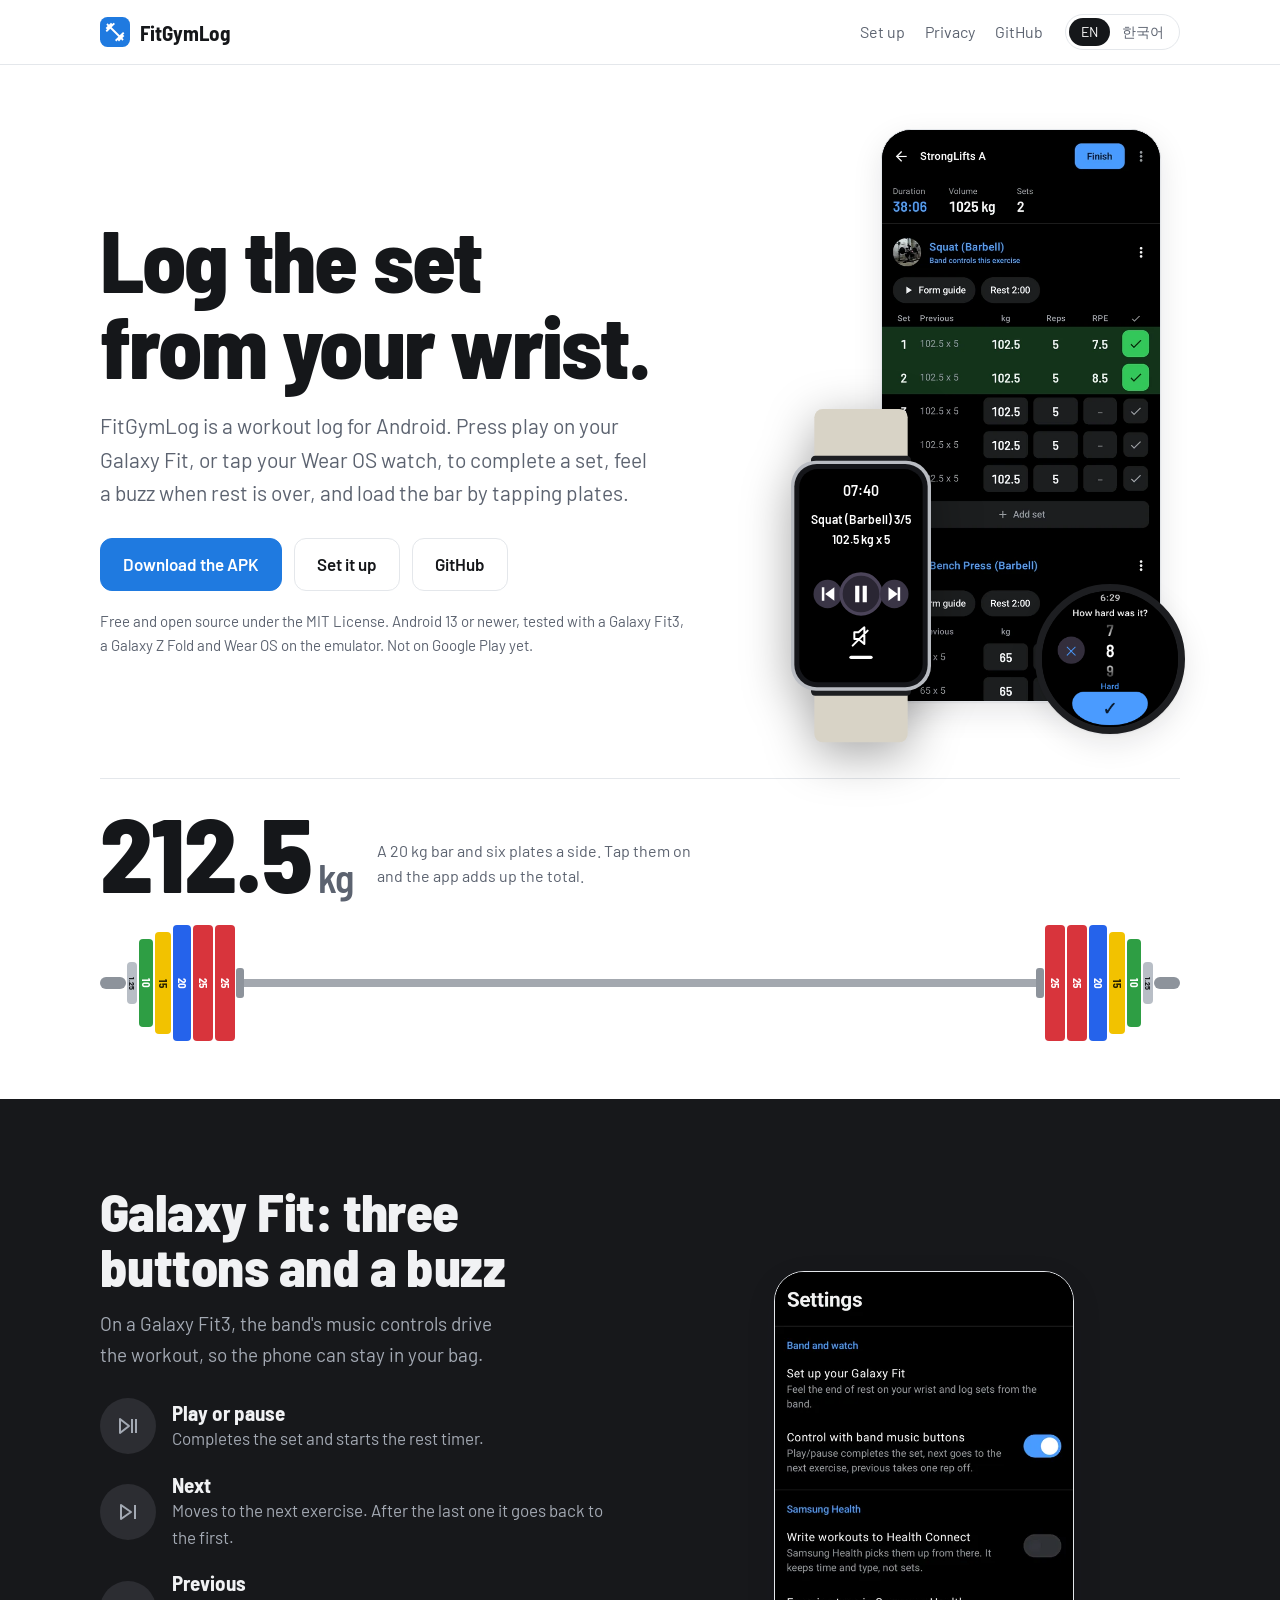
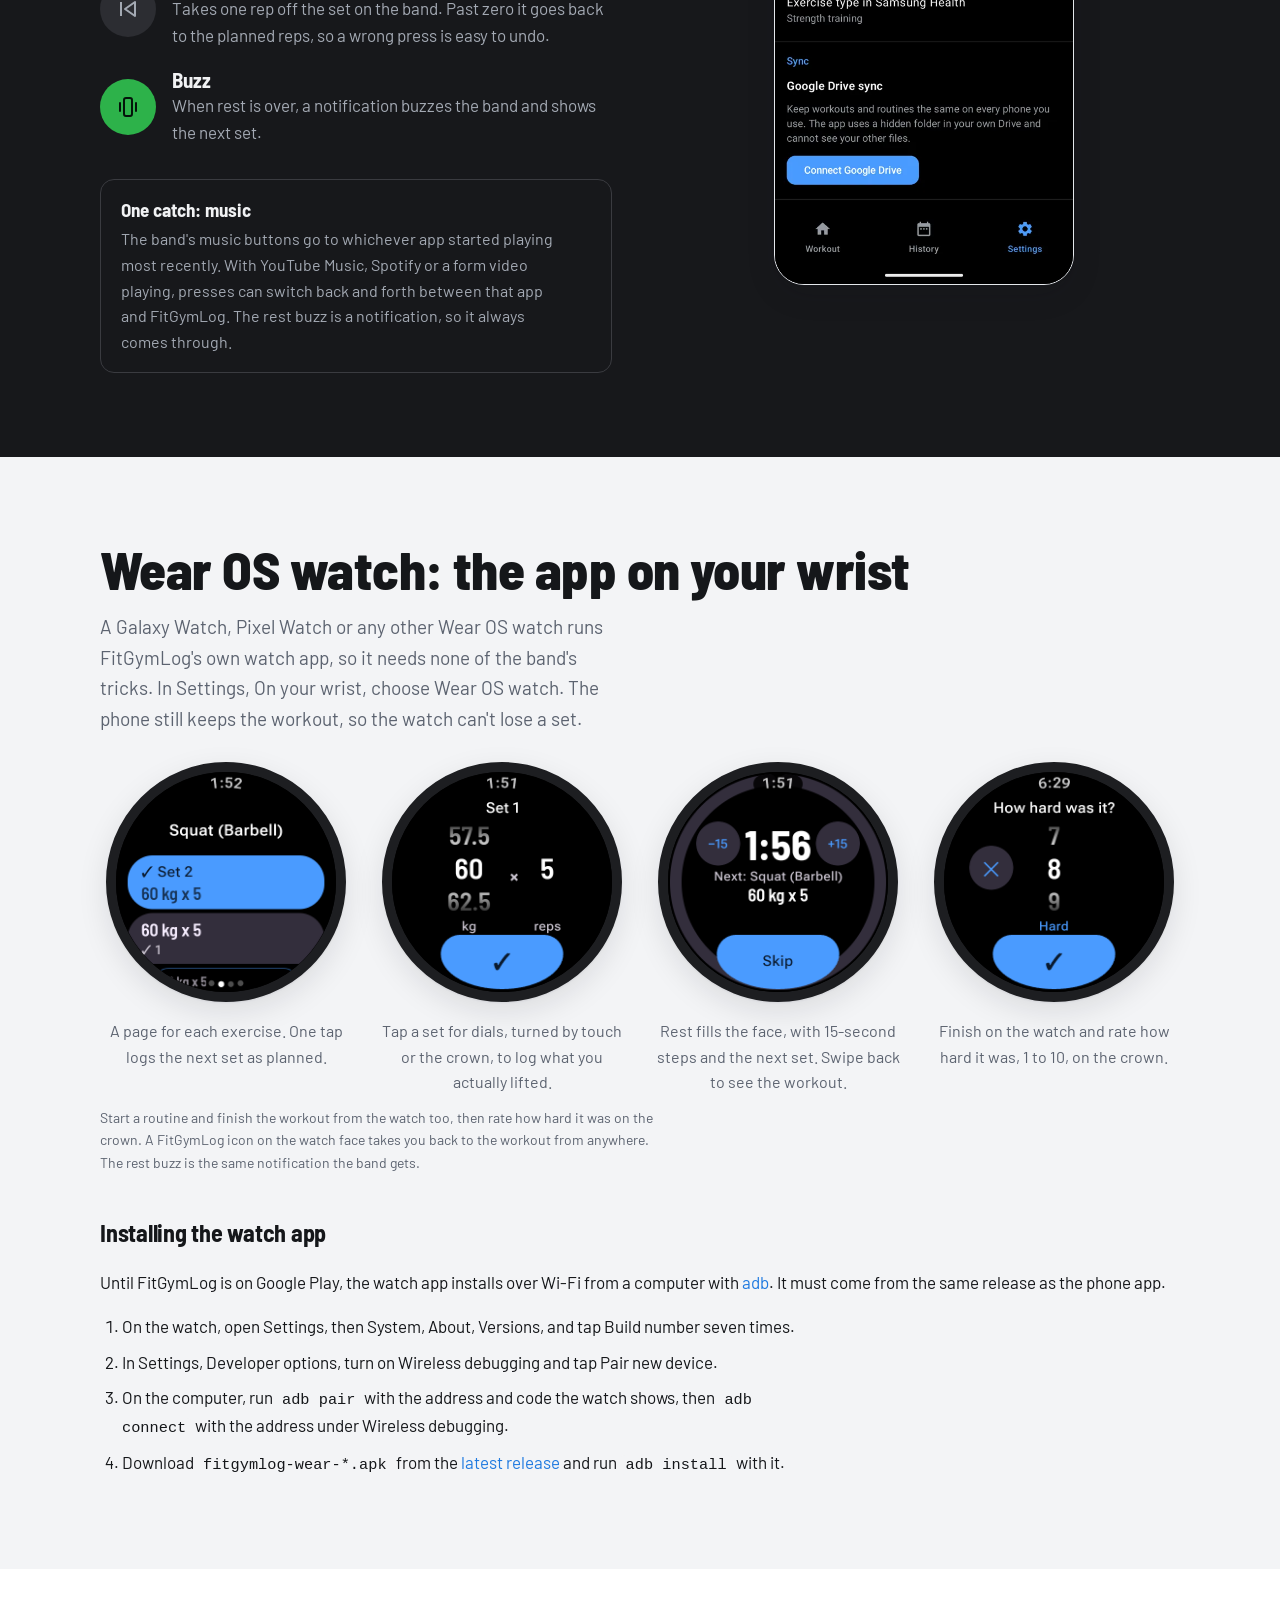
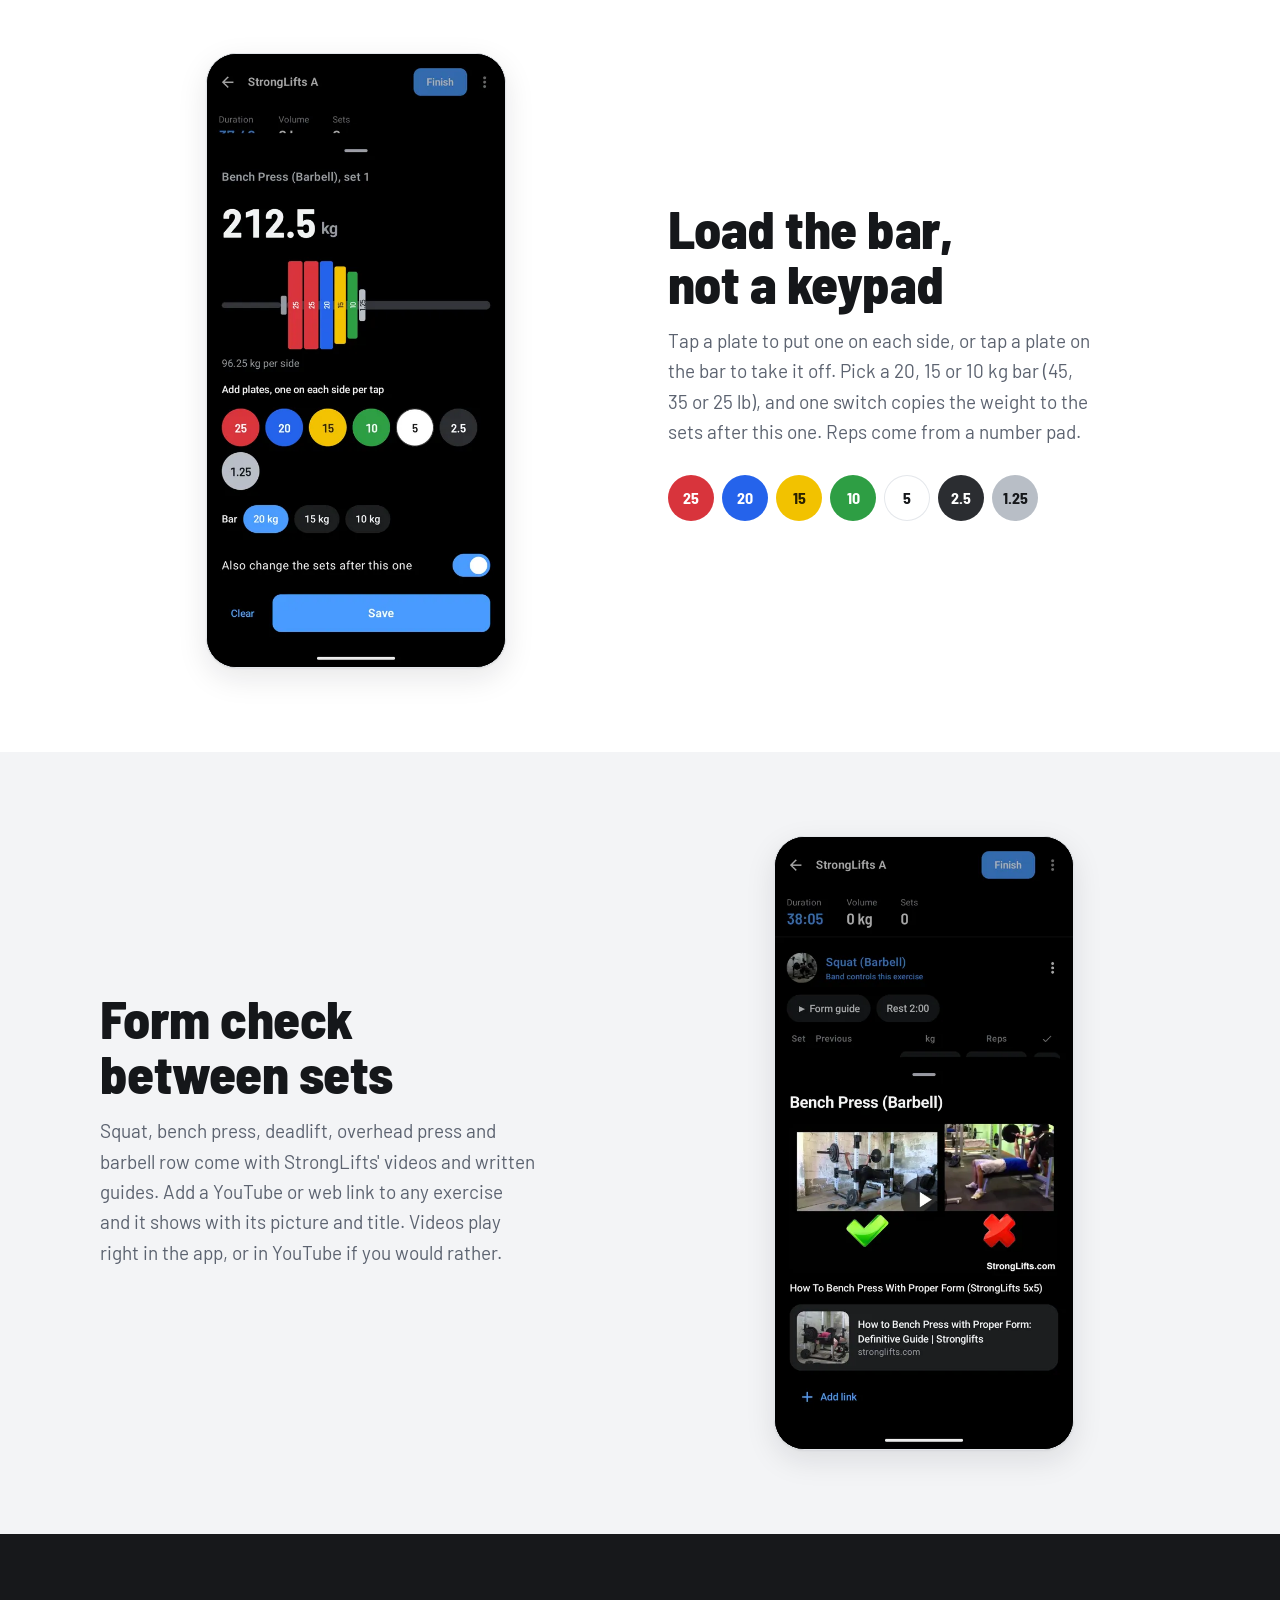
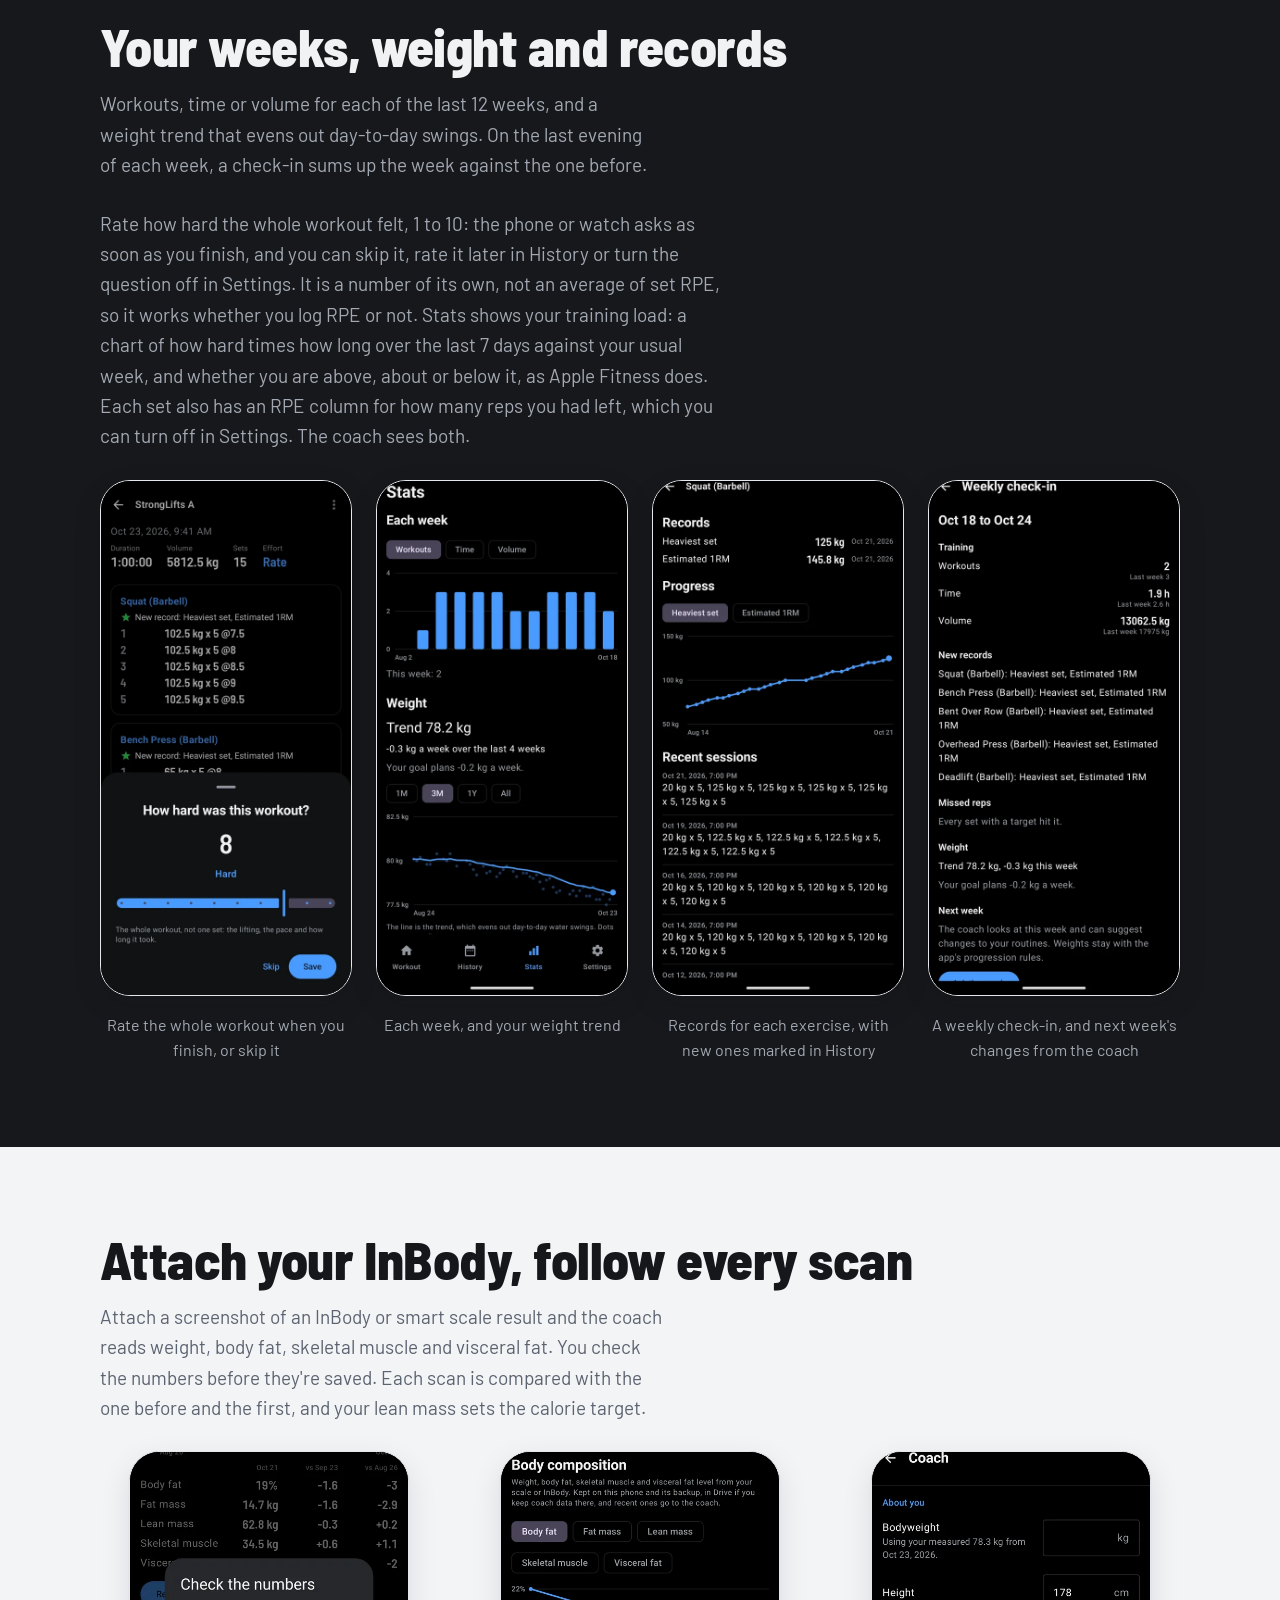
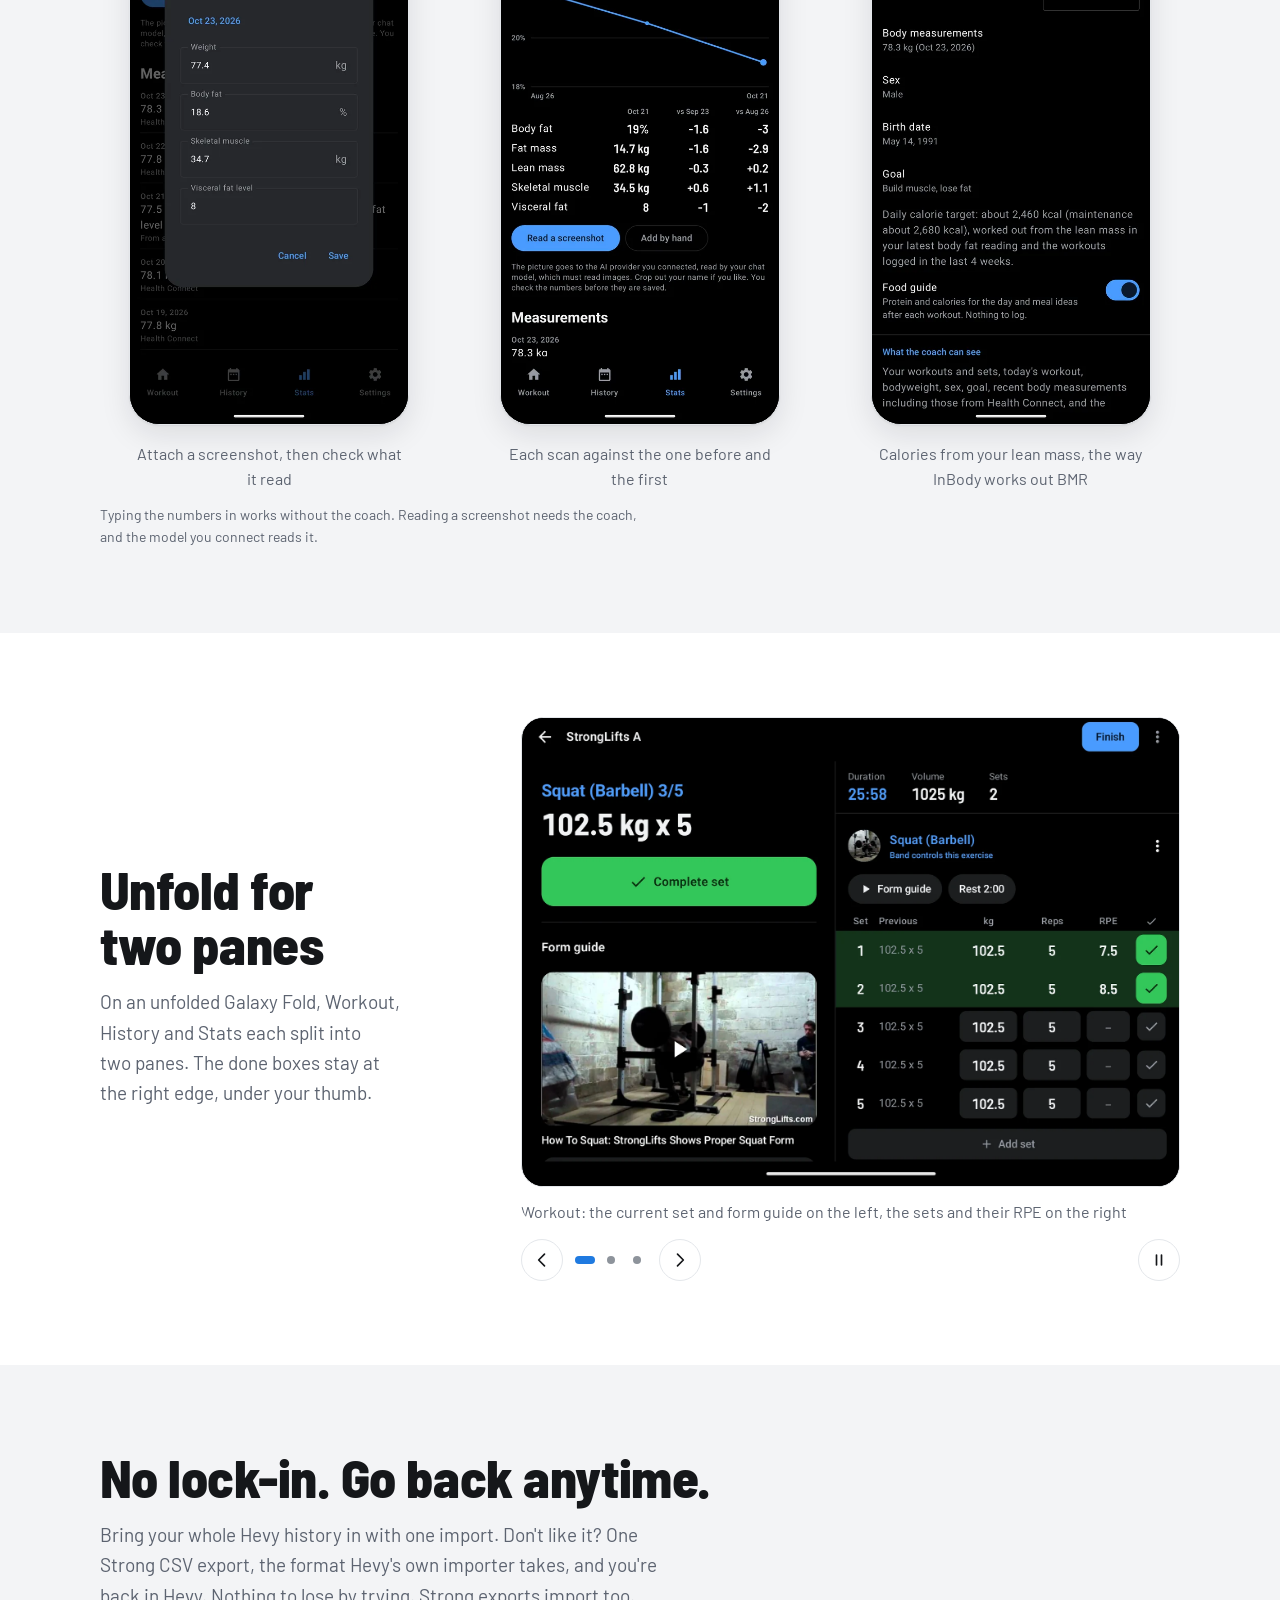
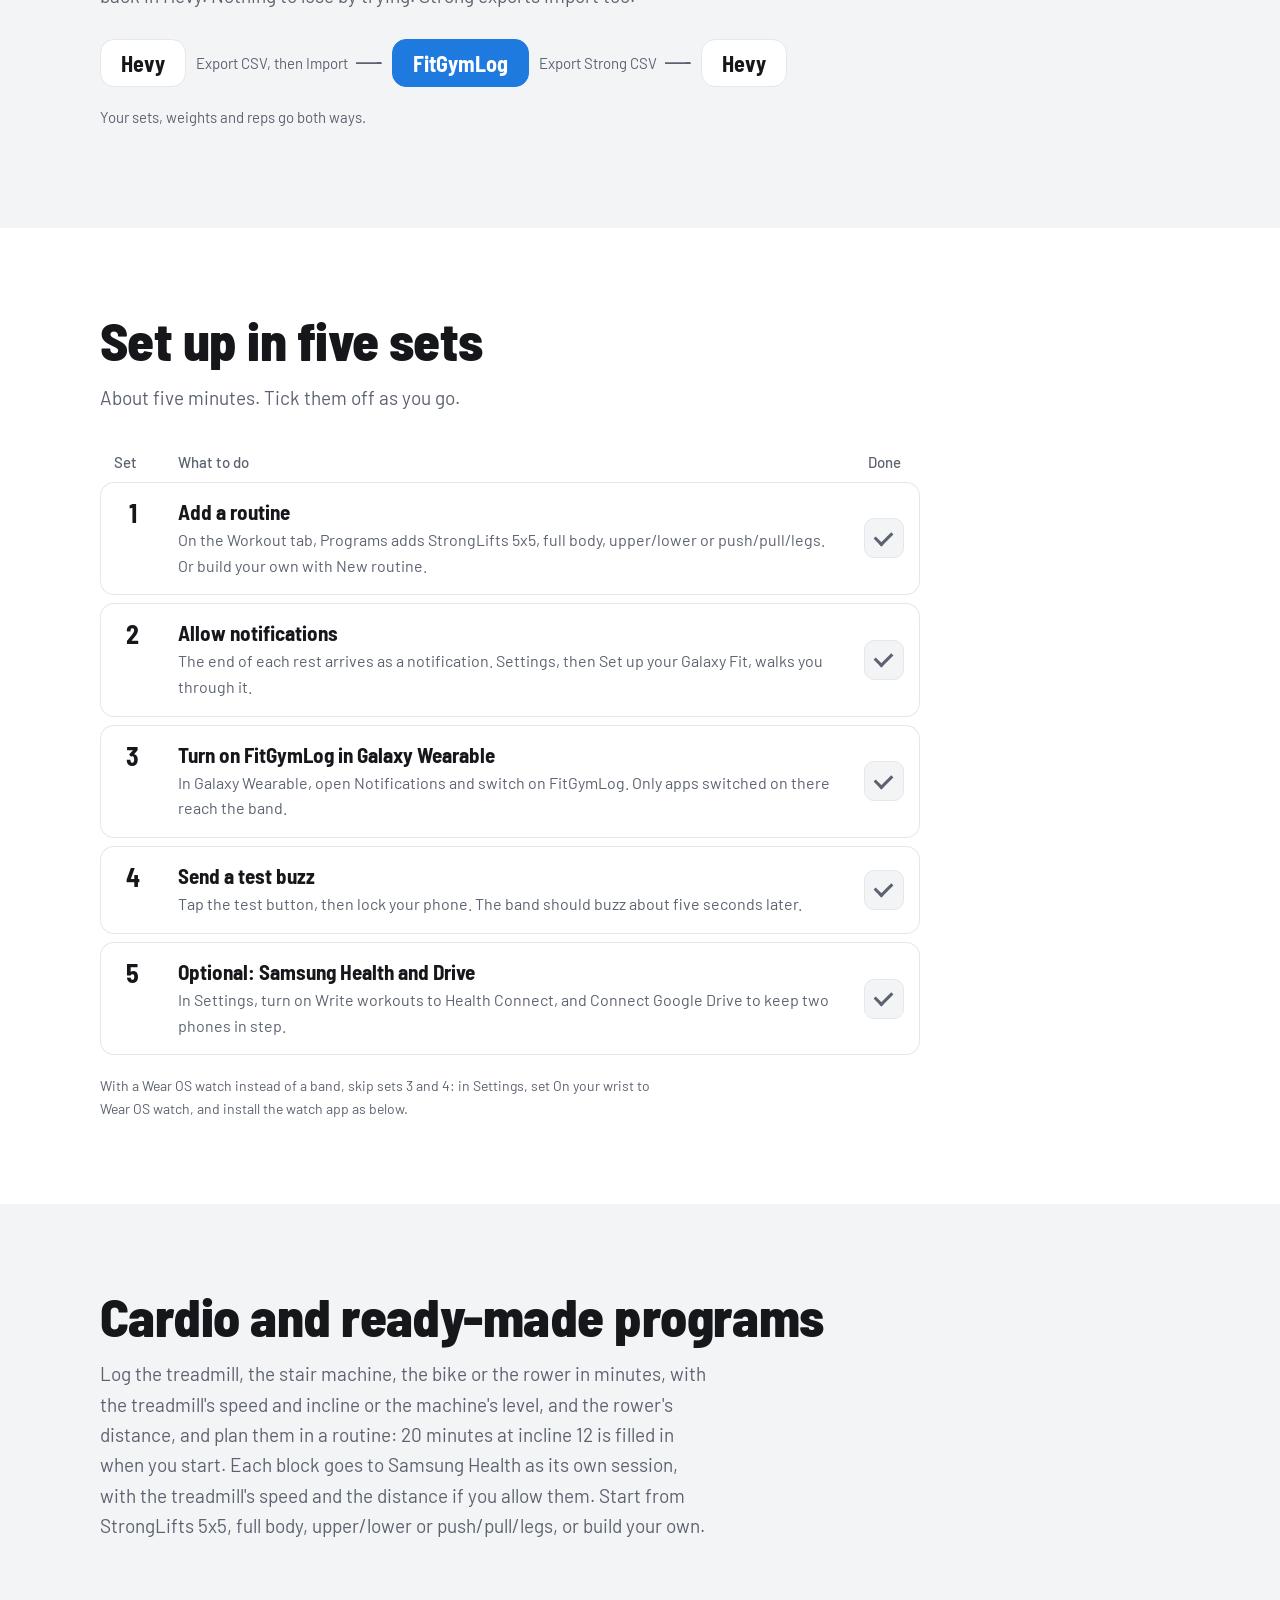
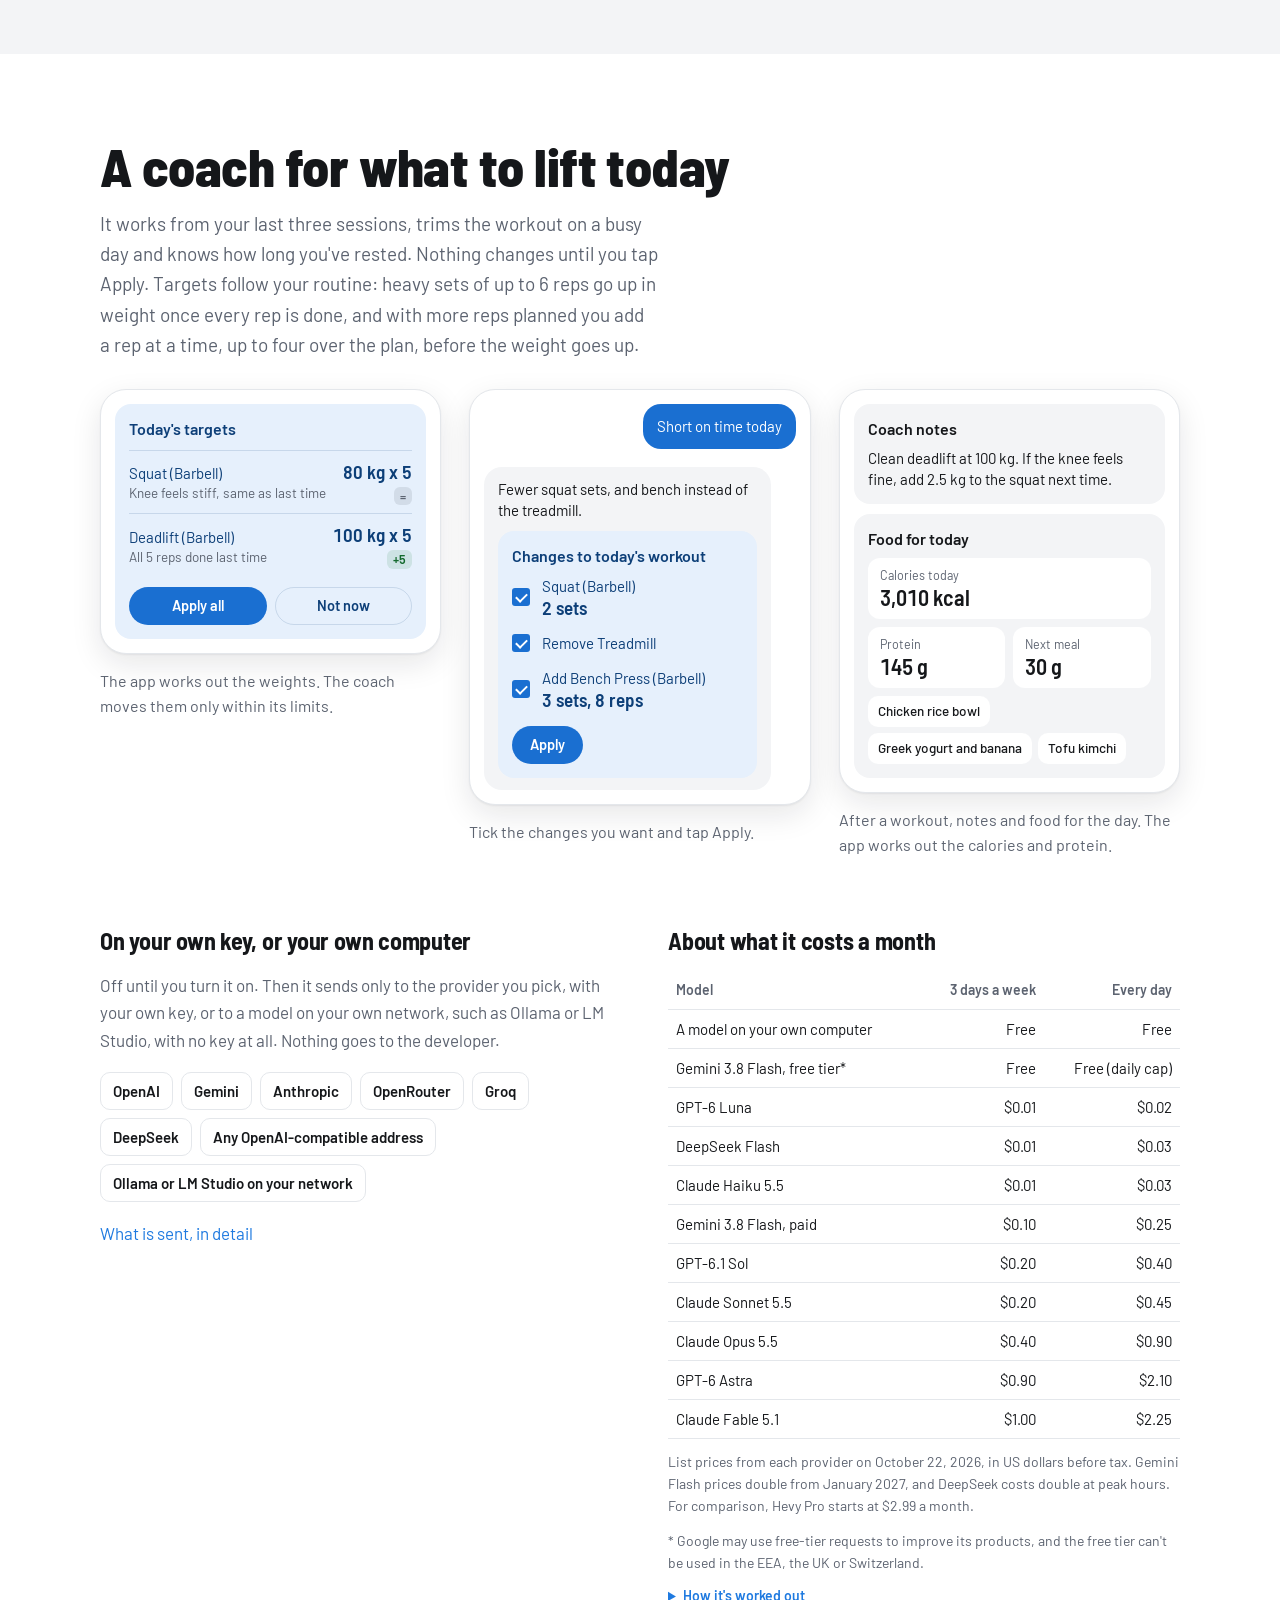
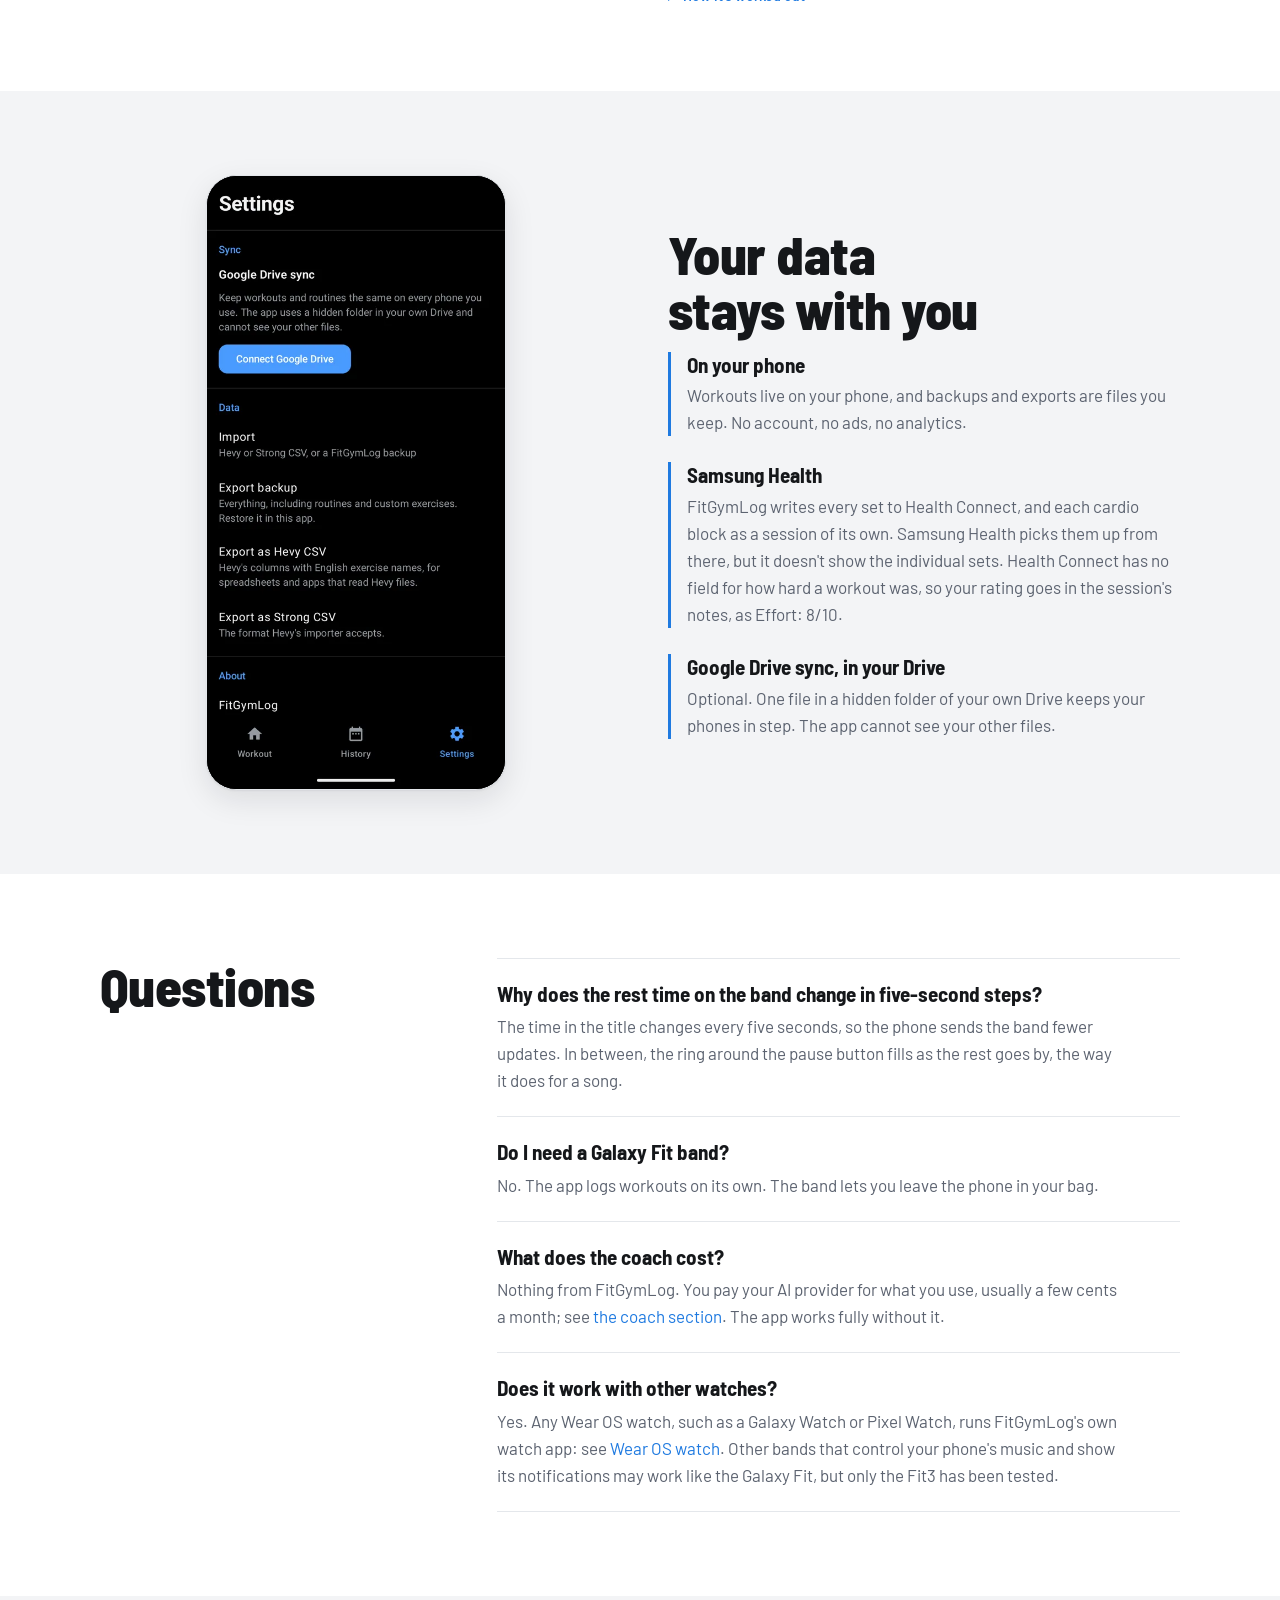
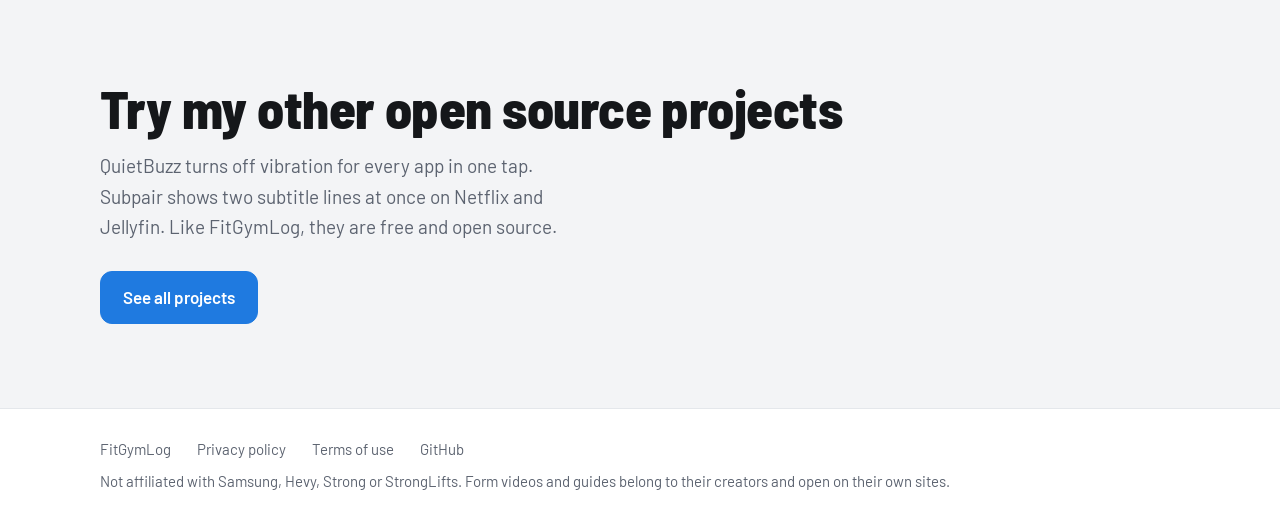
<file: index.html>
<!doctype html>
<html lang="en">
<head>
  <meta charset="utf-8">
  <meta name="viewport" content="width=device-width, initial-scale=1">
  <meta name="color-scheme" content="light dark">
  <title>FitGymLog: a workout log you run from a Galaxy Fit or Wear OS watch</title>
  <meta name="description" content="A workout log for Android. Complete sets with your Galaxy Fit's music buttons or a Wear OS watch, feel a buzz when rest is over, and load the bar by tapping plates.">
  <meta property="og:title" content="FitGymLog">
  <meta property="og:description" content="A workout log for Android that you run from a Galaxy Fit band or a Wear OS watch.">
  <meta property="og:image" content="https://wonjoonseol.github.io/fitgymlog/images/og-en.jpg">
  <meta property="og:image:width" content="1200">
  <meta property="og:image:height" content="630">
  <meta name="twitter:card" content="summary_large_image">
  <link rel="alternate" hreflang="ko" href="https://wonjoonseol.github.io/fitgymlog/ko/">
  <link rel="icon" href="assets/icon.svg">
  <link rel="preconnect" href="https://fonts.googleapis.com">
  <link rel="preconnect" href="https://fonts.gstatic.com" crossorigin>
  <link rel="stylesheet" href="https://fonts.googleapis.com/css2?family=Barlow:wght@400;500;600&family=Barlow+Semi+Condensed:wght@600;700;800&display=swap">
  <link rel="stylesheet" href="assets/style.css">
  <script data-goatcounter="https://fitgymlog.goatcounter.com/count" async src="//gc.zgo.at/count.js"></script>
</head>
<body>
  <header class="site-header">
    <div class="wrap header-row">
      <a class="brand" href="./"><img src="assets/icon.svg" alt="" width="30" height="30">FitGymLog</a>
      <nav class="site-nav">
        <a href="#setup">Set up</a>
        <a href="privacy.html">Privacy</a>
        <a href="https://github.com/wonjoonSeol/fitgymlog">GitHub</a>
      </nav>
      <nav class="languages" aria-label="Language">
        <a href="./" lang="en" aria-current="true">EN</a>
        <a href="ko/" lang="ko">한국어</a>
      </nav>
    </div>
  </header>

  <main>
    <section class="hero">
      <div class="wrap hero-grid">
        <div>
          <h1>Log the set from your wrist.</h1>
          <p class="lead">FitGymLog is a workout log for Android. Press play on your Galaxy Fit, or tap your Wear OS watch, to
            complete a set, feel a buzz when rest is over, and load the bar by tapping plates.</p>
          <div class="buttons">
            <a class="button primary" href="https://github.com/wonjoonSeol/fitgymlog/releases/latest">Download the APK</a>
            <a class="button" href="#setup">Set it up</a>
            <a class="button" href="https://github.com/wonjoonSeol/fitgymlog">GitHub</a>
          </div>
          <p class="fine">Free and open source under the MIT License. Android 13 or newer, tested with a Galaxy Fit3, a Galaxy Z Fold and Wear OS on the emulator. Not on Google Play yet.</p>
        </div>
        <div class="stack">
          <div class="phone"><img src="images/workout-en.webp" width="540" height="1110" alt="A workout in progress: two squat sets of 102.5 kg for 5 done at RPE 7.5 and 8.5, three more to go"></div>
          <svg class="fit3" viewBox="0 0 240 400" role="img" aria-label="Illustration of a Galaxy Fit3 showing the current set in its music controls">
            <defs><clipPath id="fit3-screen-en"><rect x="54" y="70" width="132" height="260"/></clipPath></defs>
            <path class="wave" d="M22 160q-10 40 0 80"/><path class="wave far" d="M9 145q-14 55 0 110"/>
            <path class="wave" d="M218 160q10 40 0 80"/><path class="wave far" d="M231 145q14 55 0 110"/>
            <rect class="strap" x="64" y="0" width="112" height="72" rx="10"/><rect class="strap" x="64" y="328" width="112" height="72" rx="10"/>
            <rect class="lug" x="60" y="56" width="120" height="16" rx="5"/><rect class="lug" x="60" y="328" width="120" height="16" rx="5"/>
            <rect class="frame" x="36" y="62" width="168" height="276" rx="30"/><rect class="bezel" x="40" y="66" width="160" height="268" rx="27"/>
            <rect class="screen" x="46" y="72" width="148" height="256" rx="22"/>
            <text class="clock" x="120" y="104" text-anchor="middle">07:40</text>
            <g clip-path="url(#fit3-screen-en)"><text class="title" x="120" y="138" text-anchor="middle">Squat (Barbell) 3/5</text></g>
            <text class="sub" x="120" y="162" text-anchor="middle">102.5 kg x 5</text>
            <circle class="btn" cx="80" cy="222" r="17"/><circle class="btn ring" cx="120" cy="222" r="24"/><circle class="btn" cx="160" cy="222" r="17"/>
            <path class="glyph" d="M73 214h3v16h-3zM88 214v16l-11-8z"/>
            <path class="glyph" d="M113 212h5v20h-5zM122 212h5v20h-5z"/>
            <path class="glyph" d="M153 214l11 8-11 8zM164 214h3v16h-3z"/>
            <path class="mute" d="M112 268h5l7-6v20l-7-6h-5zM128 266l-18 18"/>
            <rect class="handle" x="106" y="296" width="28" height="4" rx="2"/>
          </svg>
          <div class="watch hero-watch"><img src="images/watch-effort-en.png" width="454" height="454" alt="A Wear OS watch asking how hard the workout was, its dial on 8, Hard, with a check to save and a cross to skip"></div>
        </div>
      </div>
    </section>

    <section class="loaded" aria-label="Plate loading example">
      <div class="wrap">
        <div class="loaded-row">
          <p class="total num">212.5<small>kg</small></p>
          <p class="total-note">A 20 kg bar and six plates a side. Tap them on and the app adds up the total.</p>
        </div>
        <div class="barbell" aria-hidden="true">
          <span class="sleeve"></span>
          <span class="plate p1">1.25</span><span class="plate p10">10</span><span class="plate p15">15</span><span class="plate p20">20</span><span class="plate p25">25</span><span class="plate p25">25</span>
          <span class="collar"></span><span class="shaft"></span><span class="collar"></span>
          <span class="plate p25">25</span><span class="plate p25">25</span><span class="plate p20">20</span><span class="plate p15">15</span><span class="plate p10">10</span><span class="plate p1">1.25</span>
          <span class="sleeve"></span>
        </div>
      </div>
    </section>

    <section class="block band">
      <div class="wrap split">
        <div>
          <h2>Galaxy Fit: three buttons and a buzz</h2>
          <p class="lead">On a Galaxy Fit3, the band's music controls drive the workout, so the phone can stay in your bag.</p>
          <ul class="buttons-map">
            <li><span class="key"><svg viewBox="0 0 24 24" fill="none" stroke="currentColor" stroke-width="2" stroke-linejoin="round"><path d="M4 5l9 7-9 7z"/><path d="M16 5v14M20 5v14"/></svg></span>
              <div><strong>Play or pause</strong><span>Completes the set and starts the rest timer.</span></div></li>
            <li><span class="key"><svg viewBox="0 0 24 24" fill="none" stroke="currentColor" stroke-width="2" stroke-linejoin="round"><path d="M5 5l10 7-10 7z"/><path d="M19 5v14"/></svg></span>
              <div><strong>Next</strong><span>Moves to the next exercise. After the last one it goes back to the first.</span></div></li>
            <li><span class="key"><svg viewBox="0 0 24 24" fill="none" stroke="currentColor" stroke-width="2" stroke-linejoin="round"><path d="M19 5L9 12l10 7z"/><path d="M5 5v14"/></svg></span>
              <div><strong>Previous</strong><span>Takes one rep off the set on the band. Past zero it goes back to the planned reps, so a wrong press is easy to undo.</span></div></li>
            <li><span class="key buzz"><svg viewBox="0 0 24 24" fill="none" stroke="currentColor" stroke-width="2" stroke-linecap="round"><rect x="8" y="3" width="8" height="18" rx="2"/><path d="M4 8v8M20 8v8"/></svg></span>
              <div><strong>Buzz</strong><span>When rest is over, a notification buzzes the band and shows the next set.</span></div></li>
          </ul>
          <div class="catch"><strong>One catch: music</strong>
            <p>The band's music buttons go to whichever app started playing most recently. With YouTube Music, Spotify or a form
              video playing, presses can switch back and forth between that app and FitGymLog. The rest buzz is a notification,
              so it always comes through.</p></div>
        </div>
        <div class="phone"><img src="images/settings-band-en.webp" width="540" height="1110" alt="Settings with the Galaxy Fit setup and the band music button switch" loading="lazy"></div>
      </div>
    </section>

    <section class="block soft" id="watch">
      <div class="wrap">
        <h2>Wear OS watch: the app on your wrist</h2>
        <p class="lead">A Galaxy Watch, Pixel Watch or any other Wear OS watch runs FitGymLog's own watch app, so it needs none of
          the band's tricks. In Settings, On your wrist, choose Wear OS watch.
          The phone still keeps the workout, so the watch can't lose a set.</p>
        <ul class="shots four">
          <li><figure><div class="watch"><img src="images/watch-exercise-en.png" width="454" height="454" alt="Squat (Barbell) on the watch: a button to log set 2 at 60 kg for 5 reps, the sets listed below it" loading="lazy"></div>
            <figcaption>A page for each exercise. One tap logs the next set as planned.</figcaption></figure></li>
          <li><figure><div class="watch"><img src="images/watch-dials-en.png" width="454" height="454" alt="Set 1 on the watch: a dial at 60 kg and a dial at 5 reps, with a check button" loading="lazy"></div>
            <figcaption>Tap a set for dials, turned by touch or the crown, to log what you actually lifted.</figcaption></figure></li>
          <li><figure><div class="watch"><img src="images/watch-rest-en.png" width="454" height="454" alt="Rest on the watch: 1:56 left inside a ring, minus 15 and plus 15 buttons either side, next squat 60 kg for 5 reps, and Skip" loading="lazy"></div>
            <figcaption>Rest fills the face, with 15-second steps and the next set. Swipe back to see the workout.</figcaption></figure></li>
          <li><figure><div class="watch"><img src="images/watch-effort-en.png" width="454" height="454" alt="After finishing on the watch: How hard was it?, a dial on 8 marked Hard, a cross to skip and a check to save" loading="lazy"></div>
            <figcaption>Finish on the watch and rate how hard it was, 1 to 10, on the crown.</figcaption></figure></li>
        </ul>
        <p class="note">Start a routine and finish the workout from the watch too, then rate how hard it was on the crown. A FitGymLog icon on the watch face takes you back
          to the workout from anywhere. The rest buzz is the same notification the band gets.</p>
        <h3>Installing the watch app</h3>
        <p>Until FitGymLog is on Google Play, the watch app installs over Wi-Fi from a computer with
          <a href="https://developer.android.com/tools/releases/platform-tools">adb</a>. It must come from the same release as the phone app.</p>
        <ol class="steps">
          <li>On the watch, open Settings, then System, About, Versions, and tap Build number seven times.</li>
          <li>In Settings, Developer options, turn on Wireless debugging and tap Pair new device.</li>
          <li>On the computer, run <code>adb pair</code> with the address and code the watch shows, then <code>adb connect</code> with the address under Wireless debugging.</li>
          <li>Download <code>fitgymlog-wear-*.apk</code> from the <a href="https://github.com/wonjoonSeol/fitgymlog/releases/latest">latest release</a> and run <code>adb install</code> with it.</li>
        </ol>
      </div>
    </section>

    <section class="block">
      <div class="wrap split flip">
        <div>
          <h2>Load the bar, not a keypad</h2>
          <p class="lead">Tap a plate to put one on each side, or tap a plate on the bar to take it off. Pick a 20, 15 or 10 kg bar
            (45, 35 or 25 lb), and one switch copies the weight to the sets after this one. Reps come from a number pad.</p>
          <ul class="chips" aria-label="Kilogram plates">
            <li class="p25">25</li><li class="p20">20</li><li class="p15">15</li><li class="p10">10</li><li class="p5">5</li><li class="p2">2.5</li><li class="p1">1.25</li>
          </ul>
        </div>
        <div class="phone"><img src="images/plates-en.webp" width="540" height="1110" alt="The weight sheet with 212.5 kg loaded as plates on a barbell" loading="lazy"></div>
      </div>
    </section>

    <section class="block soft">
      <div class="wrap split">
        <div>
          <h2>Form check between sets</h2>
          <p class="lead">Squat, bench press, deadlift, overhead press and barbell row come with StrongLifts' videos and written
            guides. Add a YouTube or web link to any exercise and it shows with its picture and title. Videos play right in the app,
            or in YouTube if you would rather.</p>
        </div>
        <div class="phone"><img src="images/form-guide-en.webp" width="540" height="1110" alt="The bench press form guide with a StrongLifts video and article" loading="lazy"></div>
      </div>
    </section>

    <section class="block band" id="stats">
      <div class="wrap">
        <h2>Your weeks, weight and records</h2>
        <p class="lead">Workouts, time or volume for each of the last 12 weeks, and a weight trend that evens out day-to-day swings.
          On the last evening of each week, a check-in sums up the week against the one before.</p>
        <p class="lead">Rate how hard the whole workout felt, 1 to 10: the phone or watch asks as soon as you finish, and you can skip it,
          rate it later in History or turn the question off in Settings. It is a number of its own, not an average of set RPE, so it works
          whether you log RPE or not. Stats shows your training load: a chart of how hard times how long over the last 7 days against your usual week, and whether you are above,
          about or below it, as Apple Fitness does. Each set also has an RPE column for how many reps you had left, which you can turn off in Settings. The coach sees both.</p>
        <ul class="shots four">
          <li><figure><div class="phone"><img src="images/effort-en.webp" width="540" height="1110" alt="How hard was this workout?, on 8 out of 10, Hard, with Skip and Save, over the workout's squat sets at RPE 7.5 to 9.5" loading="lazy"></div>
            <figcaption>Rate the whole workout when you finish, or skip it</figcaption></figure></li>
          <li><figure><div class="phone"><img src="images/stats-en.webp" width="540" height="1110" alt="The Stats tab: workouts in each of the last 12 weeks as bars, then a weight trend of 78.2 kg, down 0.3 kg a week over the last 4 weeks, drawn over the daily readings" loading="lazy"></div>
            <figcaption>Each week, and your weight trend</figcaption></figure></li>
          <li><figure><div class="phone"><img src="images/records-en.webp" width="540" height="1110" alt="Squat (Barbell): heaviest set 125 kg and estimated 1RM 145.8 kg, with a progress chart rising steadily since Aug 14" loading="lazy"></div>
            <figcaption>Records for each exercise, with new ones marked in History</figcaption></figure></li>
          <li><figure><div class="phone"><img src="images/checkin-en.webp" width="540" height="1110" alt="Weekly check-in for Oct 18 to Oct 24: 2 workouts against 3 last week, 1.9 h against 2.6 h, 13,062.5 kg of volume against 17,975 kg, new records on the squat, bench press, row, overhead press and deadlift, every target hit, and a weight trend of 78.2 kg, down 0.3 kg this week" loading="lazy"></div>
            <figcaption>A weekly check-in, and next week's changes from the coach</figcaption></figure></li>
        </ul>
      </div>
    </section>

    <section class="block soft" id="inbody">
      <div class="wrap">
        <h2>Attach your InBody, follow every scan</h2>
        <p class="lead">Attach a screenshot of an InBody or smart scale result and the coach reads weight, body fat, skeletal muscle and visceral fat.
          You check the numbers before they're saved. Each scan is compared with the one before and the first, and your lean mass sets the calorie target.</p>
        <ul class="shots">
          <li><figure><div class="phone"><img src="images/inbody-read-en.webp" width="540" height="1110" alt="Check the numbers, read from an attached screenshot: Oct 23, 2026, weight 77.4 kg, body fat 18.6%, skeletal muscle 34.7 kg and visceral fat level 8, with Cancel and Save" loading="lazy"></div>
            <figcaption>Attach a screenshot, then check what it read</figcaption></figure></li>
          <li><figure><div class="phone"><img src="images/body-en.webp" width="540" height="1110" alt="Body composition: body fat falling from 22% to 19% over three scans, and a table comparing body fat, fat mass, lean mass, skeletal muscle and visceral fat on Oct 21 with Sep 23 and Aug 26" loading="lazy"></div>
            <figcaption>Each scan against the one before and the first</figcaption></figure></li>
          <li><figure><div class="phone"><img src="images/calories-en.webp" width="540" height="1110" alt="Coach settings, About you: bodyweight 78.3 kg measured on Oct 23, height 178 cm, sex, birth date and goal, then a daily calorie target of about 2,460 kcal, maintenance about 2,680 kcal, worked out from the lean mass in the latest body fat reading" loading="lazy"></div>
            <figcaption>Calories from your lean mass, the way InBody works out BMR</figcaption></figure></li>
        </ul>
        <p class="note">Typing the numbers in works without the coach. Reading a screenshot needs the coach, and the model you connect reads it.</p>
      </div>
    </section>

    <section class="block" id="fold">
      <div class="wrap fold-grid">
        <div>
          <h2>Unfold for two panes</h2>
          <p class="lead">On an unfolded Galaxy Fold, Workout, History and Stats each split into two panes. The done boxes stay at the right edge, under your thumb.</p>
        </div>
        <div class="fold-carousel" role="region" aria-roledescription="carousel" aria-label="Screens on an unfolded Fold">
          <ul class="fold-track" tabindex="0">
            <li class="fold-slide" aria-roledescription="slide" aria-label="1 / 3: Workout">
              <figure><img src="images/fold-en.webp" width="1600" height="1143" alt="Workout on an unfolded Fold: the next squat set and its form video on the left, the sets on the right with RPE 7.5 and 8.5 on the two done" loading="lazy">
                <figcaption>Workout: the current set and form guide on the left, the sets and their RPE on the right</figcaption></figure></li>
            <li class="fold-slide" aria-roledescription="slide" aria-label="2 / 3: History">
              <figure><img src="images/fold-history-en.webp" width="1600" height="1143" alt="History on an unfolded Fold: workouts with their effort, 8 out of 10 and 9 out of 10, on the left, the chosen workout's sets with their RPE on the right, marked New record: Heaviest set, Estimated 1RM" loading="lazy">
                <figcaption>History: the workout opens next to the list, with its effort, each set's RPE and new records</figcaption></figure></li>
            <li class="fold-slide" aria-roledescription="slide" aria-label="3 / 3: Stats">
              <figure><img src="images/fold-stats-en.webp" width="1600" height="1143" alt="Stats on an unfolded Fold: training load 37% above the usual week and the weekly load chart on the left, the weight trend on the right" loading="lazy">
                <figcaption>Stats: training load and your weeks on the left, your weight trend on the right</figcaption></figure></li>
          </ul>
          <div class="fold-controls" hidden>
            <button type="button" class="nav-btn" data-step="-1" aria-label="Previous screen"><svg viewBox="0 0 24 24" aria-hidden="true"><path d="M15 5l-7 7 7 7"/></svg></button>
            <div class="dots"><button type="button" aria-label="Workout screen"></button><button type="button" aria-label="History screen"></button><button type="button" aria-label="Stats screen"></button></div>
            <button type="button" class="nav-btn" data-step="1" aria-label="Next screen"><svg viewBox="0 0 24 24" aria-hidden="true"><path d="M9 5l7 7-7 7"/></svg></button>
            <button type="button" class="nav-btn pause" aria-pressed="false" aria-label="Pause the slideshow"><svg class="stop" viewBox="0 0 24 24" aria-hidden="true"><path d="M9 6v12M15 6v12"/></svg><svg class="play" viewBox="0 0 24 24" aria-hidden="true"><path d="M8 5l11 7-11 7z"/></svg></button>
          </div>
        </div>
      </div>
    </section>

    <section class="block soft" id="hevy">
      <div class="wrap">
        <h2>No lock-in. Go back anytime.</h2>
        <p class="lead">Bring your whole Hevy history in with one import. Don't like it?
          One Strong CSV export, the format Hevy's own importer takes, and you're back in Hevy. Nothing to lose by trying.
          Strong exports import too.</p>
        <ol class="flow" aria-label="From Hevy to FitGymLog and back">
          <li class="app-chip">Hevy</li>
          <li class="step">Export CSV, then Import</li>
          <li class="app-chip ours">FitGymLog</li>
          <li class="step">Export Strong CSV</li>
          <li class="app-chip">Hevy</li>
        </ol>
        <p class="fine-print">Your sets, weights and reps go both ways.</p>
      </div>
    </section>

    <section class="block" id="setup">
      <div class="wrap">
        <h2>Set up in five sets</h2>
        <p class="lead">About five minutes. Tick them off as you go.</p>
        <table class="sets">
          <thead><tr><th scope="col">Set</th><th scope="col">What to do</th><th scope="col">Done</th></tr></thead>
          <tbody>
            <tr><td>1</td><td><strong>Add a routine</strong><p>On the Workout tab, Programs adds StrongLifts 5x5, full body, upper/lower or push/pull/legs. Or build your own with New routine.</p></td>
              <td><input class="check" type="checkbox" aria-label="Done: add a routine"></td></tr>
            <tr><td>2</td><td><strong>Allow notifications</strong><p>The end of each rest arrives as a notification. Settings, then Set up your Galaxy Fit, walks you through it.</p></td>
              <td><input class="check" type="checkbox" aria-label="Done: allow notifications"></td></tr>
            <tr><td>3</td><td><strong>Turn on FitGymLog in Galaxy Wearable</strong><p>In Galaxy Wearable, open Notifications and switch on FitGymLog. Only apps switched on there reach the band.</p></td>
              <td><input class="check" type="checkbox" aria-label="Done: turn on FitGymLog in Galaxy Wearable"></td></tr>
            <tr><td>4</td><td><strong>Send a test buzz</strong><p>Tap the test button, then lock your phone. The band should buzz about five seconds later.</p></td>
              <td><input class="check" type="checkbox" aria-label="Done: send a test buzz"></td></tr>
            <tr><td>5</td><td><strong>Optional: Samsung Health and Drive</strong><p>In Settings, turn on Write workouts to Health Connect, and Connect Google Drive to keep two phones in step.</p></td>
              <td><input class="check" type="checkbox" aria-label="Done: Samsung Health and Drive"></td></tr>
          </tbody>
        </table>
        <p class="note">With a Wear OS watch instead of a band, skip sets 3 and 4: in Settings, set On your wrist to Wear OS watch, and install the watch app as below.</p>
      </div>
    </section>

    <section class="block soft" id="cardio">
      <div class="wrap">
        <h2>Cardio and ready-made programs</h2>
        <p class="lead">Log the treadmill, the stair machine, the bike or the rower in minutes, with the treadmill's speed and incline or the machine's level, and the rower's distance, and plan them in a routine: 20 minutes at incline 12 is filled in when you start. Each block goes to Samsung Health as its own session, with the treadmill's speed and the distance if you allow them. Start from StrongLifts 5x5, full body, upper/lower or push/pull/legs, or build your own.</p>
      </div>
    </section>

    <section class="block" id="coach">
      <div class="wrap">
        <h2>A coach for what to lift today</h2>
        <p class="lead">It works from your last three sessions, trims the workout on a busy day and knows how long you've rested. Nothing changes until you tap Apply.
          Targets follow your routine: heavy sets of up to 6 reps go up in weight once every rep is done, and with more reps planned you add a rep
          at a time, up to four over the plan, before the weight goes up.</p>
        <div class="coach-shots">
          <figure>
            <div class="app-screen" role="img" aria-label="Example Today's targets card. Squat (Barbell) 80 kg x 5, same as last time, because the knee feels stiff. Deadlift (Barbell) 100 kg x 5, 5 kg more, because all 5 reps were done last time. Apply all and Not now buttons below.">
              <div class="app-card">
                <p class="app-title">Today's targets</p>
                <div class="target-row">
                  <div><p>Squat (Barbell)</p><p class="app-sub">Knee feels stiff, same as last time</p></div>
                  <div><span class="app-num">80 kg x 5</span><span class="delta same">=</span></div>
                </div>
                <div class="target-row">
                  <div><p>Deadlift (Barbell)</p><p class="app-sub">All 5 reps done last time</p></div>
                  <div><span class="app-num">100 kg x 5</span><span class="delta gain">+5</span></div>
                </div>
                <div class="app-actions"><span class="app-btn">Apply all</span><span class="app-btn ghost">Not now</span></div>
              </div>
            </div>
            <figcaption>The app works out the weights. The coach moves them only within its limits.</figcaption>
          </figure>
          <figure>
            <div class="app-screen" role="img" aria-label="Example coach chat. You write that you are short on time today, and the coach suggests fewer squat sets and bench press instead of the treadmill. A Changes to today's workout card has Squat (Barbell) 2 sets, Remove Treadmill, and Add Bench Press (Barbell) 3 sets, 8 reps ticked, with an Apply button.">
              <p class="bubble me">Short on time today</p>
              <div class="bubble coach">
                <p>Fewer squat sets, and bench instead of the treadmill.</p>
                <div class="app-card changes">
                  <p class="app-title">Changes to today's workout</p>
                  <div class="change"><span class="box"></span><div><p>Squat (Barbell)</p><p class="app-num">2 sets</p></div></div>
                  <div class="change"><span class="box"></span><div><p>Remove Treadmill</p></div></div>
                  <div class="change"><span class="box"></span><div><p>Add Bench Press (Barbell)</p><p class="app-num">3 sets, 8 reps</p></div></div>
                  <span class="app-btn">Apply</span>
                </div>
              </div>
            </div>
            <figcaption>Tick the changes you want and tap Apply.</figcaption>
          </figure>
          <figure>
            <div class="app-screen" role="img" aria-label="Example after-workout cards. Coach notes: a clean deadlift at 100 kg, and add 2.5 kg to the squat next time if the knee feels fine. Food for today: calories today 3,010 kcal, protein 145 g, next meal 30 g, and meal ideas chicken rice bowl, Greek yogurt and banana, tofu kimchi.">
              <div class="app-panel">
                <p class="app-title">Coach notes</p>
                <p>Clean deadlift at 100 kg. If the knee feels fine, add 2.5 kg to the squat next time.</p>
              </div>
              <div class="app-panel">
                <p class="app-title">Food for today</p>
                <div class="tiles">
                  <p class="tile wide"><span>Calories today</span><span class="app-num">3,010 kcal</span></p>
                  <p class="tile"><span>Protein</span><span class="app-num">145 g</span></p>
                  <p class="tile"><span>Next meal</span><span class="app-num">30 g</span></p>
                </div>
                <ul class="ideas"><li>Chicken rice bowl</li><li>Greek yogurt and banana</li><li>Tofu kimchi</li></ul>
              </div>
            </div>
            <figcaption>After a workout, notes and food for the day. The app works out the calories and protein.</figcaption>
          </figure>
        </div>
        <div class="split coach">
          <div class="coach-key">
            <h3>On your own key, or your own computer</h3>
            <p>Off until you turn it on. Then it sends only to the provider you pick, with your own key, or to a model on your own network, such as Ollama or LM Studio, with no key at all. Nothing goes to the developer.</p>
            <ul class="providers" aria-label="Providers you can connect">
              <li>OpenAI</li><li>Gemini</li><li>Anthropic</li><li>OpenRouter</li><li>Groq</li><li>DeepSeek</li><li>Any OpenAI-compatible address</li><li>Ollama or LM Studio on your network</li>
            </ul>
            <p><a href="privacy.html">What is sent, in detail</a></p>
          </div>
          <div>
            <h3>About what it costs a month</h3>
            <table class="prices">
              <thead><tr><th scope="col">Model</th><th scope="col">3 days a week</th><th scope="col">Every day</th></tr></thead>
              <tbody>
                <tr><td>A model on your own computer</td><td>Free</td><td>Free</td></tr>
                <tr><td>Gemini 3.8 Flash, free tier*</td><td>Free</td><td>Free (daily cap)</td></tr>
                <tr><td>GPT-6 Luna</td><td>$0.01</td><td>$0.02</td></tr>
                <tr><td>DeepSeek Flash</td><td>$0.01</td><td>$0.03</td></tr>
                <tr><td>Claude Haiku 5.5</td><td>$0.01</td><td>$0.03</td></tr>
                <tr><td>Gemini 3.8 Flash, paid</td><td>$0.10</td><td>$0.25</td></tr>
                <tr><td>GPT-6.1 Sol</td><td>$0.20</td><td>$0.40</td></tr>
                <tr><td>Claude Sonnet 5.5</td><td>$0.20</td><td>$0.45</td></tr>
                <tr><td>Claude Opus 5.5</td><td>$0.40</td><td>$0.90</td></tr>
                <tr><td>GPT-6 Astra</td><td>$0.90</td><td>$2.10</td></tr>
                <tr><td>Claude Fable 5.1</td><td>$1.00</td><td>$2.25</td></tr>
              </tbody>
            </table>
            <!-- Hevy Pro: US App Store listing (apps.apple.com/us/app/id1458862350) shows Monthly $2.99 and $3.99, checked 2026-10-23 -->
            <p class="note">List prices from each provider on October 22, 2026, in US dollars before tax. Gemini Flash prices double from January 2027, and DeepSeek costs double at peak hours. For comparison, Hevy Pro starts at $2.99 a month.</p>
            <p class="note">* Google may use free-tier requests to improve its products, and the free tier can't be used in the EEA, the UK or Switzerland.</p>
            <details class="how"><summary>How it's worked out</summary>
              <p>From the app's measured requests: about 2,300 tokens in and 400 out per workout, plus three chat messages a week, or one a day for every-day training.</p></details>
          </div>
        </div>
      </div>
    </section>

    <section class="block soft">
      <div class="wrap split flip">
        <div>
          <h2>Your data stays with you</h2>
          <dl class="facts">
            <div><dt>On your phone</dt><dd>Workouts live on your phone, and backups and exports are files you keep. No account, no ads, no analytics.</dd></div>
            <div><dt>Samsung Health</dt><dd>FitGymLog writes every set to Health Connect, and each cardio block as a session of its own. Samsung Health picks them up from there, but it doesn't show the individual sets. Health Connect has no field for how hard a workout was, so your rating goes in the session's notes, as Effort: 8/10.</dd></div>
            <div><dt>Google Drive sync, in your Drive</dt><dd>Optional. One file in a hidden folder of your own Drive keeps your phones in step. The app cannot see your other files.</dd></div>
          </dl>
        </div>
        <div class="phone"><img src="images/settings-data-en.webp" width="540" height="1110" alt="Settings with Google Drive sync, import and the three export options" loading="lazy"></div>
      </div>
    </section>

    <section class="block" id="faq">
      <div class="wrap faq">
        <h2>Questions</h2>
        <dl>
          <div><dt>Why does the rest time on the band change in five-second steps?</dt>
            <dd>The time in the title changes every five seconds, so the phone sends the band fewer updates. In between, the ring around the pause button fills as the rest goes by, the way it does for a song.</dd></div>
          <div><dt>Do I need a Galaxy Fit band?</dt>
            <dd>No. The app logs workouts on its own. The band lets you leave the phone in your bag.</dd></div>
          <div><dt>What does the coach cost?</dt>
            <dd>Nothing from FitGymLog. You pay your AI provider for what you use, usually a few cents a month; see <a href="#coach">the coach section</a>. The app works fully without it.</dd></div>
          <div><dt>Does it work with other watches?</dt>
            <dd>Yes. Any Wear OS watch, such as a Galaxy Watch or Pixel Watch, runs FitGymLog's own watch app: see <a href="#watch">Wear OS watch</a>. Other bands that control your phone's music and show its notifications may work like the Galaxy Fit, but only the Fit3 has been tested.</dd></div>
        </dl>
      </div>
    </section>
    <section class="block soft" id="more">
      <div class="wrap">
        <h2>Try my other open source projects</h2>
        <p class="lead">QuietBuzz turns off vibration for every app in one tap. Subpair shows two subtitle lines at once on Netflix and Jellyfin. Like FitGymLog, they are free and open source.</p>
        <div class="buttons"><a class="button primary" href="https://wonjoonseol.github.io/?from=fitgymlog">See all projects</a></div>
      </div>
    </section>
  </main>

  <footer class="site-footer">
    <div class="wrap footer-row">
      <span>FitGymLog</span>
      <a href="privacy.html">Privacy policy</a>
      <a href="terms.html">Terms of use</a>
      <a href="https://github.com/wonjoonSeol/fitgymlog">GitHub</a>
      <span>Not affiliated with Samsung, Hevy, Strong or StrongLifts. Form videos and guides belong to their creators and open on their own sites.</span>
    </div>
  </footer>
  <script src="assets/carousel.js" defer></script>
</body>
</html>
</file>
<file: assets/style.css>
:root {
  color-scheme: light dark;
  --bg: #ffffff;
  --bg-soft: #f3f4f6;
  --fg: #15171a;
  --muted: #5c6370;
  --line: #e4e7eb;
  --card: #ffffff;
  --accent: #1f7ae0;
  --accent-ink: #ffffff;
  --accent-soft: #e6f0fc;
  --done: #2db24a;
  --done-row: #ddf5d4;
  --rest: #17181b;
  --rest-ink: #f1f2f4;
  --rest-muted: #a3a9b3;
  --plate-25: #d8343c;
  --plate-20: #2563eb;
  --plate-15: #f2c200;
  --plate-10: #2e9e44;
  --plate-5: #ffffff;
  --plate-2: #2b2d31;
  --plate-1: #b8bec6;
  --bar: #8d939b;
  --app-primary: #1a6fd1;
  --app-on-primary: #ffffff;
  --accent-soft-ink: #0d3f78;
  --accent-line: rgba(13, 63, 120, .14);
  --bubble: #f3f4f6;
  --gain: #13692d;
  --gain-soft: rgba(23, 128, 55, .12);
  --same-soft: rgba(92, 99, 112, .14);
  --shadow: 0 1px 2px rgba(21, 23, 26, .06), 0 10px 30px rgba(21, 23, 26, .10);
  --display: "Barlow Semi Condensed", "Pretendard Variable", system-ui, sans-serif;
}
@media (prefers-color-scheme: dark) {
  :root {
    --bg: #000000;
    --bg-soft: #111214;
    --fg: #f1f2f4;
    --muted: #a3a9b3;
    --line: #26272b;
    --card: #111214;
    --accent: #4a9bff;
    --accent-ink: #04111f;
    --accent-soft: #12304f;
    --done: #34c759;
    --done-row: #13321b;
    --rest: #1c1d20;
    --bar: #6b7078;
    --app-primary: #4a9bff;
    --app-on-primary: #0a1a2e;
    --accent-soft-ink: #d3e6ff;
    --accent-line: rgba(211, 230, 255, .14);
    --bubble: #1c1d20;
    --gain: #34c759;
    --gain-soft: rgba(52, 199, 89, .16);
    --same-soft: rgba(163, 169, 179, .16);
    --shadow: 0 1px 2px rgba(0, 0, 0, .5), 0 10px 30px rgba(0, 0, 0, .45);
  }
}

* { box-sizing: border-box; }
html { scroll-behavior: smooth; }
body {
  margin: 0;
  background: var(--bg);
  color: var(--fg);
  font: 17px/1.6 Barlow, system-ui, -apple-system, "Segoe UI", sans-serif;
  -webkit-font-smoothing: antialiased;
}
a { color: var(--accent); text-decoration: none; }
a:hover { text-decoration: underline; }
img { display: block; max-width: 100%; height: auto; }
.wrap { max-width: 1120px; margin: 0 auto; padding: 0 20px; }
h1, h2, h3, .num { font-family: var(--display); letter-spacing: -.01em; }
h1, h2, h3, .lead { text-wrap: balance; }
p, li { text-wrap: pretty; }
:focus-visible { outline: 3px solid var(--accent); outline-offset: 3px; border-radius: 6px; }

.site-header { border-bottom: 1px solid var(--line); }
.header-row { display: flex; align-items: center; gap: 10px 22px; min-height: 64px; flex-wrap: wrap; }
.brand { display: flex; align-items: center; gap: 10px; color: var(--fg); font: 700 21px/1 var(--display); }
.brand:hover { text-decoration: none; }
.site-nav { display: flex; gap: 4px 20px; font-size: 16px; margin-left: auto; }
.site-nav a { color: var(--muted); }
.site-nav a[aria-current] { color: var(--fg); font-weight: 600; }
.languages { display: flex; border: 1px solid var(--line); border-radius: 999px; padding: 3px; font-size: 14px; }
.languages a { color: var(--muted); padding: 3px 12px; border-radius: 999px; }
.languages a[aria-current] { background: var(--fg); color: var(--bg); }
.languages a:hover { text-decoration: none; }

.hero { padding: 64px 0 28px; }
.hero-grid { display: grid; grid-template-columns: 1.15fr .85fr; gap: 48px; align-items: center; }
.hero h1 { font-size: clamp(46px, 7vw, 88px); font-weight: 800; line-height: .98; margin: 0 0 22px; letter-spacing: -.02em; }
.hero .lead { font-size: clamp(18px, 2.1vw, 21px); color: var(--muted); max-width: 560px; margin: 0 0 28px; }
.buttons { display: flex; flex-wrap: wrap; gap: 12px; }
.button { display: inline-flex; align-items: center; padding: 12px 22px; border-radius: 12px; font-weight: 600; font-size: 17px;
  border: 1px solid var(--line); color: var(--fg); background: var(--card); }
.button:hover { text-decoration: none; border-color: var(--accent); }
.button.primary { background: var(--accent); border-color: var(--accent); color: var(--accent-ink); }
.fine { margin: 18px 0 0; font-size: 15px; color: var(--muted); }

.phone { width: min(300px, 100%); margin: 0 auto; border-radius: 30px; overflow: hidden; background: #000;
  border: 1px solid var(--line); box-shadow: var(--shadow); }
.phone.pair { display: grid; grid-template-columns: 1fr; }
.stack { position: relative; width: min(400px, 100%); margin: 0 auto; padding: 0 0 40px 120px; }
.stack .phone { width: 100%; max-width: 280px; }
.stack .fit3 { position: absolute; left: 0; bottom: 0; width: 50%; max-width: 200px; filter: drop-shadow(0 12px 24px rgba(0, 0, 0, .35)); }
.stack .hero-watch { position: absolute; right: -24px; bottom: 8px; width: 38%; max-width: 150px; border-width: 7px; }

.fit3 { display: block; overflow: visible; }
.fit3 .strap { fill: #d8d3c6; }
.fit3 .lug { fill: #1d1e21; }
.fit3 .frame { fill: #b9bcc2; }
.fit3 .bezel { fill: #15161a; }
.fit3 .screen { fill: #000; }
.fit3 .clock { fill: #fff; font: 600 17px Barlow, sans-serif; }
.fit3 .title { fill: #fff; font: 600 14.5px Barlow, "Pretendard Variable", sans-serif; }
.fit3 .sub { fill: #fff; font: 600 14.5px Barlow, "Pretendard Variable", sans-serif; }
.fit3 .btn { fill: #3a3546; }
.fit3 .btn.ring { fill: #2a2633; stroke: #4b4459; stroke-width: 4; }
.fit3 .glyph { fill: #fff; }
.fit3 .mute { fill: none; stroke: #fff; stroke-width: 2.4; stroke-linejoin: round; stroke-linecap: round; }
.fit3 .handle { fill: #fff; }
.fit3 .wave { fill: none; stroke: var(--done); stroke-width: 4; stroke-linecap: round; opacity: 0; animation: buzz 1.6s ease-out .6s 2 both; }
.fit3 .wave.far { animation-delay: .75s; }
@keyframes buzz { 0% { opacity: 0; } 25% { opacity: 1; } 100% { opacity: 0; } }

.loaded { padding: 8px 0 56px; }
.loaded-row { display: flex; align-items: flex-end; gap: 24px; flex-wrap: wrap; border-top: 1px solid var(--line); padding-top: 26px; }
.total { margin: 0; font: 800 clamp(56px, 9vw, 104px)/.9 var(--display); }
.total small { font-size: .38em; font-weight: 600; color: var(--muted); margin-left: 6px; }
.total-note { margin: 0 0 10px; color: var(--muted); font-size: 16px; max-width: 320px; }
.barbell { display: flex; align-items: center; height: 120px; margin-top: 24px; }
.barbell .sleeve { flex: 0 0 26px; height: 12px; background: var(--bar); border-radius: 6px; }
.barbell .collar { flex: 0 0 8px; height: 30px; background: var(--bar); border-radius: 3px; }
.barbell .shaft { flex: 1; height: 8px; background: var(--bar); opacity: .8; }
.plate { flex: 0 0 auto; width: 20px; height: var(--h); margin: 0 1px; border-radius: 4px; background: var(--c);
  display: grid; place-items: center; color: var(--ink, #fff); font: 700 11px/1 var(--display); writing-mode: vertical-rl; }
.plate.p25 { --c: var(--plate-25); --h: 116px; }
.plate.p20 { --c: var(--plate-20); --h: 116px; width: 18px; }
.plate.p15 { --c: var(--plate-15); --h: 102px; width: 16px; --ink: #2a2200; }
.plate.p10 { --c: var(--plate-10); --h: 88px; width: 14px; }
.plate.p1 { --c: var(--plate-1); --h: 42px; width: 10px; --ink: #15171a; font-size: 8px; }

section.block { padding: 84px 0; }
section.soft { background: var(--bg-soft); }
.block h2 { font-size: clamp(34px, 4.6vw, 54px); font-weight: 800; line-height: 1.02; margin: 0 0 16px; }
.block .lead { color: var(--muted); font-size: 19px; max-width: 620px; margin: 0 0 28px; }
.split { display: grid; grid-template-columns: 1fr 1fr; gap: 56px; align-items: center; }
.split.flip > :first-child { order: 2; }

.band { background: var(--rest); color: var(--rest-ink); }
.band .lead, .band .note { color: var(--rest-muted); }
.buttons-map { list-style: none; margin: 0; padding: 0; display: grid; gap: 18px; }
.buttons-map li { display: grid; grid-template-columns: 56px 1fr; gap: 16px; align-items: center; }
.key { width: 56px; height: 56px; border-radius: 50%; display: grid; place-items: center; background: #2c2d32; color: #fff; }
.key svg { width: 24px; height: 24px; }
.key.buzz { background: var(--done); color: #04140a; }
.buttons-map strong { display: block; font: 700 21px/1.2 var(--display); }
.buttons-map span { color: var(--rest-muted); }
.note { margin-top: 28px; font-size: 15px; max-width: 560px; }
.catch { margin-top: 32px; padding: 18px 20px; border-radius: 14px; border: 1px solid #3a3b40; max-width: 600px; }
.catch strong { display: block; font: 700 19px/1.3 var(--display); color: var(--rest-ink); margin-bottom: 4px; }
.catch p { margin: 0; color: var(--rest-muted); font-size: 16px; }

.flow { list-style: none; margin: 8px 0 0; padding: 0; display: flex; flex-wrap: wrap; align-items: center; gap: 12px 10px; }
.flow .app-chip { padding: 12px 20px; border-radius: 14px; background: var(--card); border: 1px solid var(--line);
  font: 700 22px/1 var(--display); }
.flow .app-chip.ours { background: var(--accent); border-color: var(--accent); color: var(--accent-ink); }
.flow .step { display: flex; align-items: center; gap: 8px; color: var(--muted); font-size: 15px; }
.flow .step::after { content: ""; width: 26px; height: 2px; background: var(--muted);
  clip-path: polygon(0 0, 80% 0, 80% -300%, 100% 50%, 80% 400%, 80% 100%, 0 100%); }
.fine-print { margin-top: 18px; color: var(--muted); font-size: 15px; max-width: 640px; }

.chips { list-style: none; padding: 0; margin: 22px 0 0; display: flex; flex-wrap: wrap; gap: 8px; }
.chips li { display: grid; place-items: center; min-width: 46px; height: 46px; padding: 0 8px; border-radius: 50%;
  font: 700 16px/1 var(--display); background: var(--c); color: var(--ink, #fff); }
.chips .p5 { --c: var(--plate-5); --ink: #15171a; box-shadow: inset 0 0 0 1px var(--line); }
.chips .p2 { --c: var(--plate-2); }
.chips .p1 { --c: var(--plate-1); --ink: #15171a; }
.chips .p25 { --c: var(--plate-25); }
.chips .p20 { --c: var(--plate-20); }
.chips .p15 { --c: var(--plate-15); --ink: #2a2200; }
.chips .p10 { --c: var(--plate-10); }

.wide-shot { margin-top: 36px; border-radius: 22px; overflow: hidden; background: #000; border: 1px solid var(--line); box-shadow: var(--shadow); }

.shots { list-style: none; margin: 8px 0 0; padding: 0; display: grid; grid-template-columns: repeat(3, minmax(0, 1fr)); gap: 32px; }
@media (min-width: 861px) {
  .shots.two { grid-template-columns: repeat(2, minmax(0, 280px)); justify-content: center; gap: 64px; }
  .shots.four { grid-template-columns: repeat(4, minmax(0, 1fr)); gap: 24px; }
}
.shots figure { margin: 0; }
.shots .phone { width: min(280px, 100%); }
.shots figcaption { margin: 16px auto 0; max-width: 280px; text-align: center; color: var(--muted); font-size: 16px; }
.band .shots figcaption { color: var(--rest-muted); }

/* A round Wear OS face: the screenshot inside a dark bezel, sized like the phones beside it. */
.watch { width: min(240px, 100%); aspect-ratio: 1; margin: 0 auto; border-radius: 50%; overflow: hidden; background: #000;
  border: 10px solid #1d1e21; box-shadow: var(--shadow); }
.watch img { display: block; width: 100%; height: 100%; }
.steps { margin: 12px 0 0; padding-left: 22px; max-width: 720px; }
.steps li { margin: 8px 0; }
#watch h3 { font-size: 24px; margin: 40px 0 8px; }

.fold-grid { display: grid; grid-template-columns: minmax(0, .85fr) minmax(0, 1.5fr); gap: 48px; align-items: center; }
.fold-track { list-style: none; margin: 0; padding: 0; display: flex; overflow-x: auto; scroll-snap-type: x mandatory;
  scrollbar-width: none; overscroll-behavior-x: contain; border-radius: 22px; }
.fold-track::-webkit-scrollbar { display: none; }
.fold-slide { flex: 0 0 100%; min-width: 0; scroll-snap-align: start; }
.fold-slide figure { margin: 0; }
.fold-slide img { width: 100%; aspect-ratio: 1600 / 1143; object-fit: contain; background: #000; border-radius: 22px; border: 1px solid var(--line); }
.fold-slide figcaption { margin-top: 12px; color: var(--muted); font-size: 16px; }
.fold-controls { display: flex; align-items: center; gap: 10px; margin-top: 14px; }
.fold-controls[hidden] { display: none; }
.nav-btn { width: 42px; height: 42px; display: grid; place-items: center; padding: 0; border: 1px solid var(--line); border-radius: 50%;
  background: var(--card); color: var(--fg); cursor: pointer; }
.nav-btn:hover { border-color: var(--accent); }
.nav-btn[hidden] { display: none; }
.nav-btn svg { width: 20px; height: 20px; fill: none; stroke: currentColor; stroke-width: 2; stroke-linecap: round; stroke-linejoin: round; }
.dots { display: flex; gap: 2px; }
.dots button { width: 24px; height: 24px; padding: 0; border: 0; background: none; cursor: pointer; display: grid; place-items: center; }
.dots button::after { content: ""; width: 8px; height: 8px; border-radius: 50%; background: var(--bar); transition: width .2s; }
.dots button[aria-current="true"]::after { width: 20px; border-radius: 4px; background: var(--accent); }
.fold-controls .pause { margin-left: auto; }
.pause .play { display: none; }
.pause[aria-pressed="true"] .play { display: block; }
.pause[aria-pressed="true"] .stop { display: none; }

.sets { width: 100%; max-width: 820px; border-collapse: separate; border-spacing: 0 8px; }
.sets th { font-weight: 500; color: var(--muted); font-size: 15px; text-align: left; padding: 0 14px; }
.sets th:last-child { text-align: center; }
.sets td { background: var(--card); border-top: 1px solid var(--line); border-bottom: 1px solid var(--line); padding: 16px 14px; vertical-align: top; }
.sets td:first-child { border-left: 1px solid var(--line); border-radius: 14px 0 0 14px; width: 64px;
  font: 700 26px/1.1 var(--display); text-align: center; }
.sets td:last-child { border-right: 1px solid var(--line); border-radius: 0 14px 14px 0; width: 72px; text-align: center; vertical-align: middle; }
.sets strong { display: block; font: 700 21px/1.25 var(--display); margin-bottom: 2px; }
.sets p { margin: 0; color: var(--muted); font-size: 16px; }
.sets tr:has(input:checked) td { background: var(--done-row); }
.check { appearance: none; width: 40px; height: 40px; margin: 0; border-radius: 10px; background: var(--bg-soft);
  border: 1px solid var(--line); display: inline-grid; place-items: center; cursor: pointer; }
.check::after { content: ""; width: 14px; height: 8px; border: solid var(--muted); border-width: 0 0 3px 3px; transform: translateY(-2px) rotate(-45deg); }
.check:checked { background: var(--done); border-color: var(--done); }
.check:checked::after { border-color: #fff; }

.facts { display: grid; gap: 26px; margin: 0; }
.facts div { border-left: 3px solid var(--accent); padding-left: 16px; }
.facts dt { font: 700 21px/1.25 var(--display); }
.facts dd { margin: 4px 0 0; color: var(--muted); }

.coach { align-items: start; margin-top: 8px; }
.coach h3 { font-size: 24px; margin: 0 0 12px; }
.coach-key p { margin: 0; color: var(--muted); }
.providers { list-style: none; margin: 18px 0; padding: 0; display: flex; flex-wrap: wrap; gap: 8px; }
.providers li { padding: 6px 12px; border-radius: 10px; border: 1px solid var(--line); background: var(--card); font-weight: 600; font-size: 15px; }
.prices { width: 100%; border-collapse: collapse; font-size: 15px; }
.prices th, .prices td { text-align: left; padding: 7px 8px; border-bottom: 1px solid var(--line); }
.prices th { font-weight: 600; color: var(--muted); font-size: 14px; }
.prices td + td, .prices th + th { text-align: right; white-space: nowrap; }
.note { color: var(--muted); font-size: 14px; margin: 12px 0 0; }
.how { margin-top: 10px; color: var(--muted); font-size: 14px; }
.how summary { cursor: pointer; color: var(--accent); font-weight: 600; }
.how p { margin: 6px 0 0; }

.coach-shots { display: grid; grid-template-columns: repeat(3, minmax(0, 1fr)); gap: 28px; align-items: start; margin: 8px 0 64px; }
.coach-shots figure { margin: 0; }
.coach-shots figcaption { margin-top: 14px; color: var(--muted); font-size: 16px; }
.app-screen { display: grid; gap: 10px; padding: 14px; border-radius: 26px; background: var(--bg); border: 1px solid var(--line);
  box-shadow: var(--shadow); font-size: 15px; line-height: 1.4; }
.app-screen p { margin: 0; }
.app-card { display: grid; gap: 4px; padding: 14px; border-radius: 16px; background: var(--accent-soft); color: var(--accent-soft-ink); }
.app-title { font-weight: 600; font-size: 16px; }
.app-sub { color: var(--muted); font-size: 13.5px; }
.app-num { font: 600 19px/1.15 var(--display); font-feature-settings: "tnum"; white-space: nowrap; }
.target-row { display: flex; justify-content: space-between; align-items: center; gap: 10px; padding: 10px 0 4px; border-top: 1px solid var(--accent-line); }
.target-row:first-of-type { margin-top: 6px; }
.target-row > :last-child { display: grid; justify-items: end; gap: 4px; }
.delta { padding: 3px 6px; border-radius: 6px; font: 600 12.5px/1 Barlow, sans-serif; }
.delta.gain { color: var(--gain); background: var(--gain-soft); }
.delta.same { color: var(--muted); background: var(--same-soft); }
.app-actions { display: grid; grid-template-columns: 1fr 1fr; gap: 8px; margin-top: 10px; }
.app-btn { display: inline-flex; justify-content: center; align-items: center; min-height: 38px; padding: 0 18px; border-radius: 999px;
  background: var(--app-primary); color: var(--app-on-primary); font-weight: 600; font-size: 14.5px; justify-self: start; }
.app-btn.ghost { background: none; color: var(--accent-soft-ink); border: 1px solid var(--accent-line); }
.app-actions .app-btn { justify-self: stretch; }
.bubble { max-width: 92%; padding: 12px 14px; border-radius: 18px; }
.bubble.me { justify-self: end; background: var(--app-primary); color: var(--app-on-primary); }
.bubble.coach { justify-self: start; display: grid; gap: 10px; background: var(--bubble); }
.change { display: grid; grid-template-columns: 18px 1fr; gap: 12px; align-items: center; padding: 5px 0; }
.box { width: 18px; height: 18px; border-radius: 3px; background: var(--app-primary); display: grid; place-items: center; }
.box::after { content: ""; width: 9px; height: 5px; border: solid var(--app-on-primary); border-width: 0 0 2px 2px; transform: translateY(-1px) rotate(-45deg); }
.changes .app-btn { margin-top: 6px; }
.app-panel { display: grid; gap: 8px; padding: 14px; border-radius: 16px; background: var(--bubble); }
.tiles { display: grid; grid-template-columns: 1fr 1fr; gap: 8px; }
.tile { padding: 9px 12px; border-radius: 12px; background: var(--bg); }
.tile.wide { grid-column: 1 / -1; }
.tile > span:first-child { display: block; color: var(--muted); font-size: 12.5px; }
.tile .app-num { display: block; font-size: 22px; }
.ideas { list-style: none; margin: 0; padding: 0; display: flex; flex-wrap: wrap; gap: 6px; }
.ideas li { padding: 6px 10px; border-radius: 10px; background: var(--bg); font-size: 13.5px; font-weight: 500; }

.faq { display: grid; grid-template-columns: minmax(0, 1fr) minmax(0, 2fr); gap: 8px 56px; align-items: start; }
.faq dl { margin: 0; }
.faq dl div { padding: 22px 0; border-top: 1px solid var(--line); }
.faq dl div:last-child { border-bottom: 1px solid var(--line); }
.faq dt { font: 700 21px/1.25 var(--display); }
.faq dd { margin: 6px 0 0; color: var(--muted); max-width: 62ch; }

.doc { max-width: 720px; padding-top: 40px; }
.doc h1 { font-size: 46px; font-weight: 800; line-height: 1; margin: 0 0 10px; }
.doc h2 { font-size: 26px; margin: 36px 0 6px; }
.doc p, .doc li { color: var(--muted); }
code { background: var(--bg-soft); padding: 1px 6px; border-radius: 5px; font-size: .9em; }

.site-footer { border-top: 1px solid var(--line); padding: 28px 0 40px; font-size: 15px; color: var(--muted); }
.footer-row { display: flex; flex-wrap: wrap; gap: 8px 26px; align-items: center; }
.footer-row a { color: var(--muted); }

@media (max-width: 860px) {
  .hero-grid, .split { grid-template-columns: 1fr; gap: 40px; }
  .faq { grid-template-columns: 1fr; }
  .split.flip > :first-child { order: 0; }
  .coach-shots { grid-template-columns: minmax(0, 420px); justify-content: center; gap: 40px; }
  .fold-grid { grid-template-columns: 1fr; gap: 28px; }
  .shots { display: flex; overflow-x: auto; scroll-snap-type: x mandatory; gap: 16px; margin: 0 -20px; padding: 0 20px 8px; scrollbar-width: none; }
  .shots::-webkit-scrollbar { display: none; }
  .shots > li { flex: 0 0 min(72%, 280px); min-width: 0; scroll-snap-align: center; }
  section.block { padding: 64px 0; }
  .barbell { height: 92px; }
  .plate.p25, .plate.p20 { --h: 88px; }
  .plate.p15 { --h: 78px; }
  .plate.p10 { --h: 68px; }
  .plate { font-size: 0; }
}
@media (max-width: 560px) {
  .site-nav { margin-left: 0; order: 3; width: 100%; }
  .languages { margin-left: auto; }
  .stack { padding-left: 90px; }
  .stack .hero-watch { right: -12px; }
  .barbell .p20, .barbell .p15 { display: none; }
  .sets td { padding: 14px 10px; }
  .sets td:first-child { width: 44px; font-size: 22px; }
  .sets td:last-child { width: 56px; }
}

:lang(ko) { word-break: keep-all; overflow-wrap: anywhere; }
body:lang(ko) { font-family: "Pretendard Variable", Pretendard, system-ui, sans-serif; font-size: 16.5px; }
:lang(ko) h1, :lang(ko) h2, :lang(ko) h3, :lang(ko) .brand, :lang(ko) .buttons-map strong, :lang(ko) .sets strong, :lang(ko) .facts dt, :lang(ko) .faq dt {
  font-family: "Pretendard Variable", Pretendard, system-ui, sans-serif; letter-spacing: -.03em; }
:lang(ko) .hero h1 { font-size: clamp(40px, 6vw, 72px); line-height: 1.12; }
:lang(ko) .block h2 { line-height: 1.18; }
@media (prefers-reduced-motion: reduce) {
  html { scroll-behavior: auto; }
  .fit3 .wave { animation: none; opacity: 1; }
  .dots button::after { transition: none; }
}
</file>
